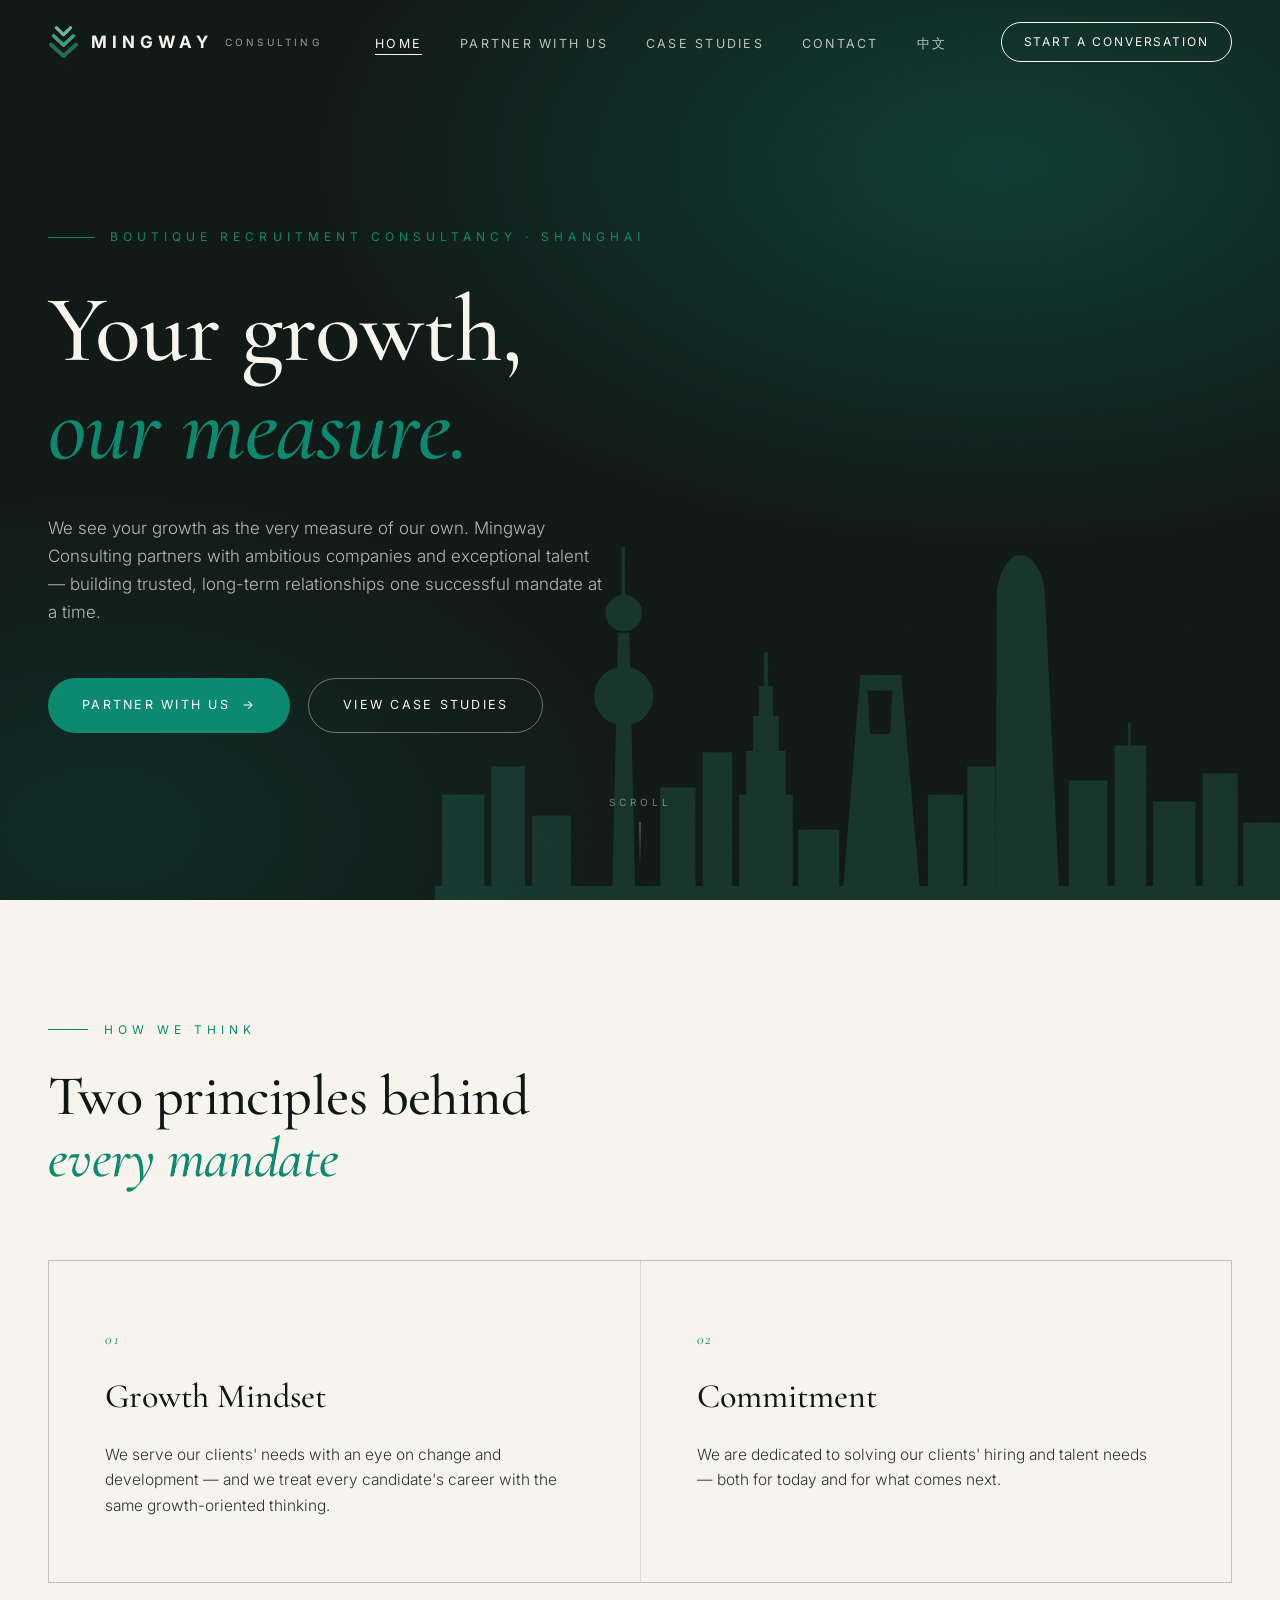
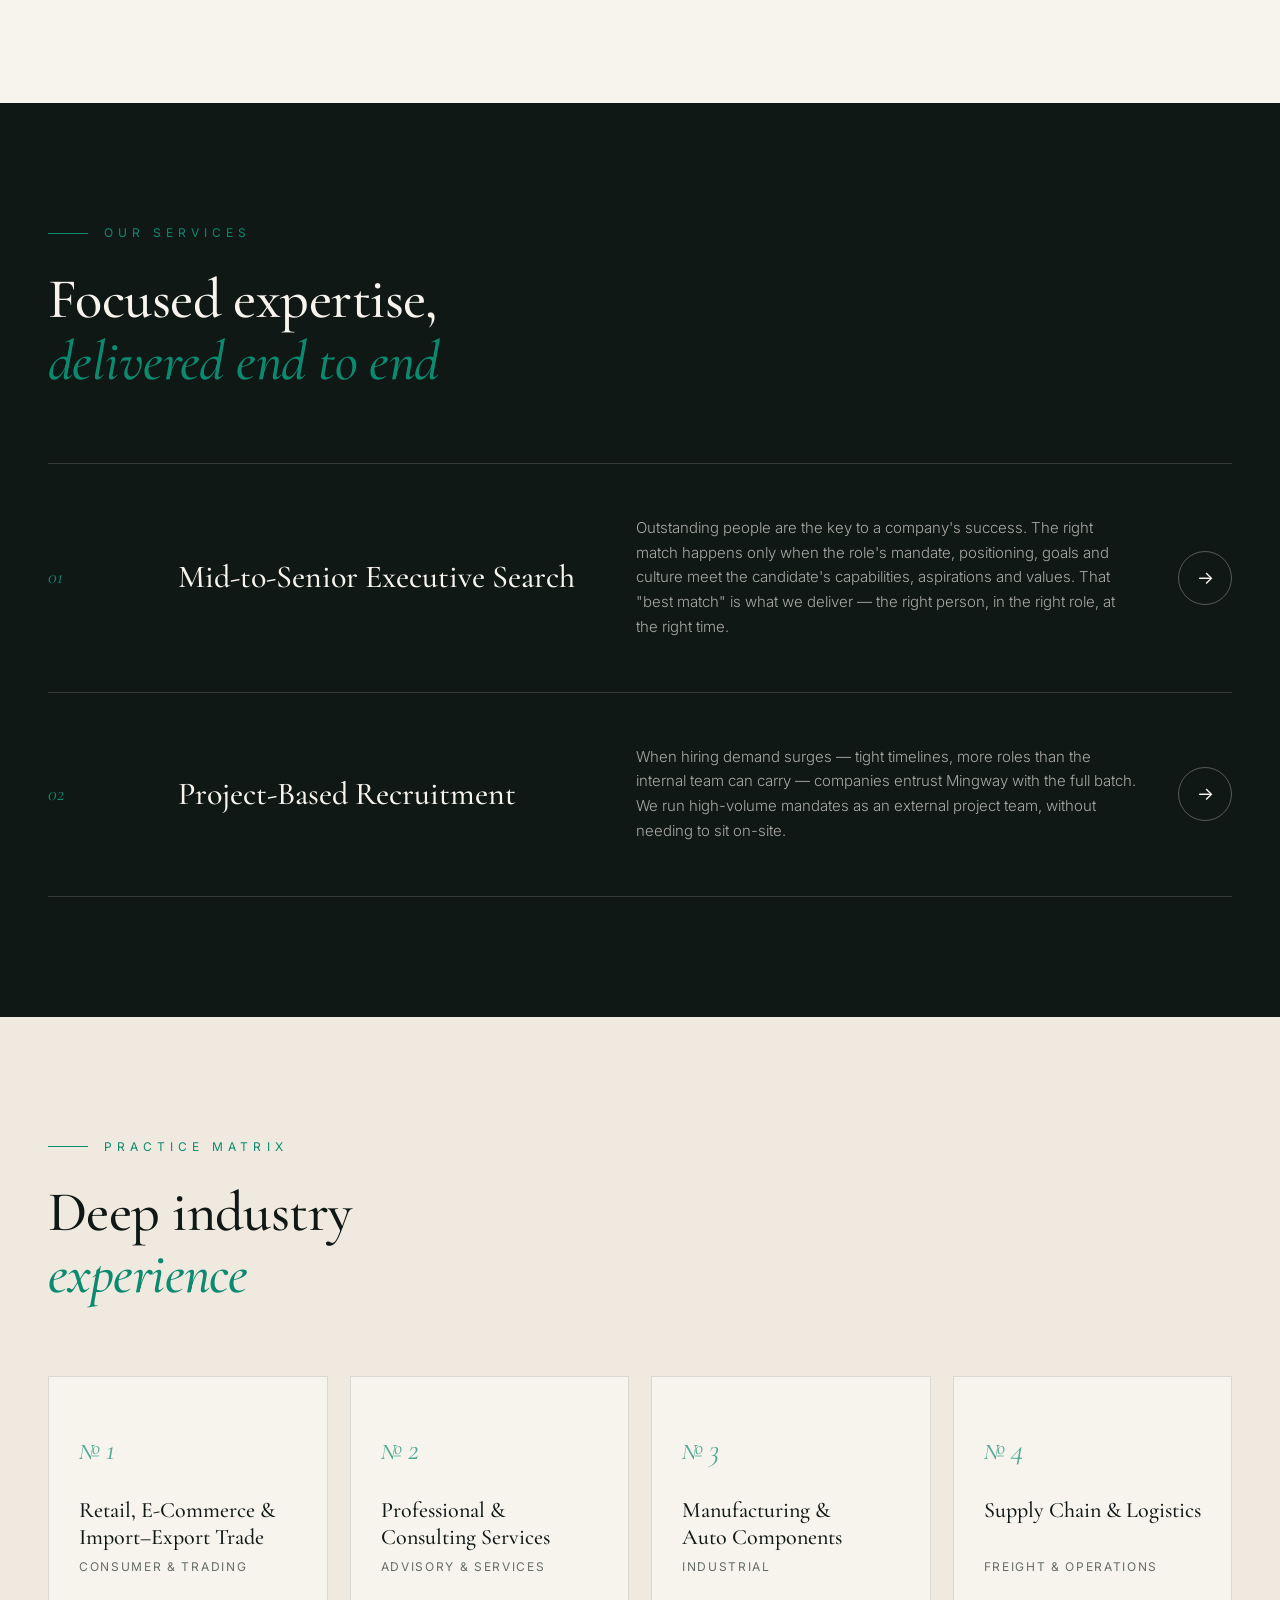
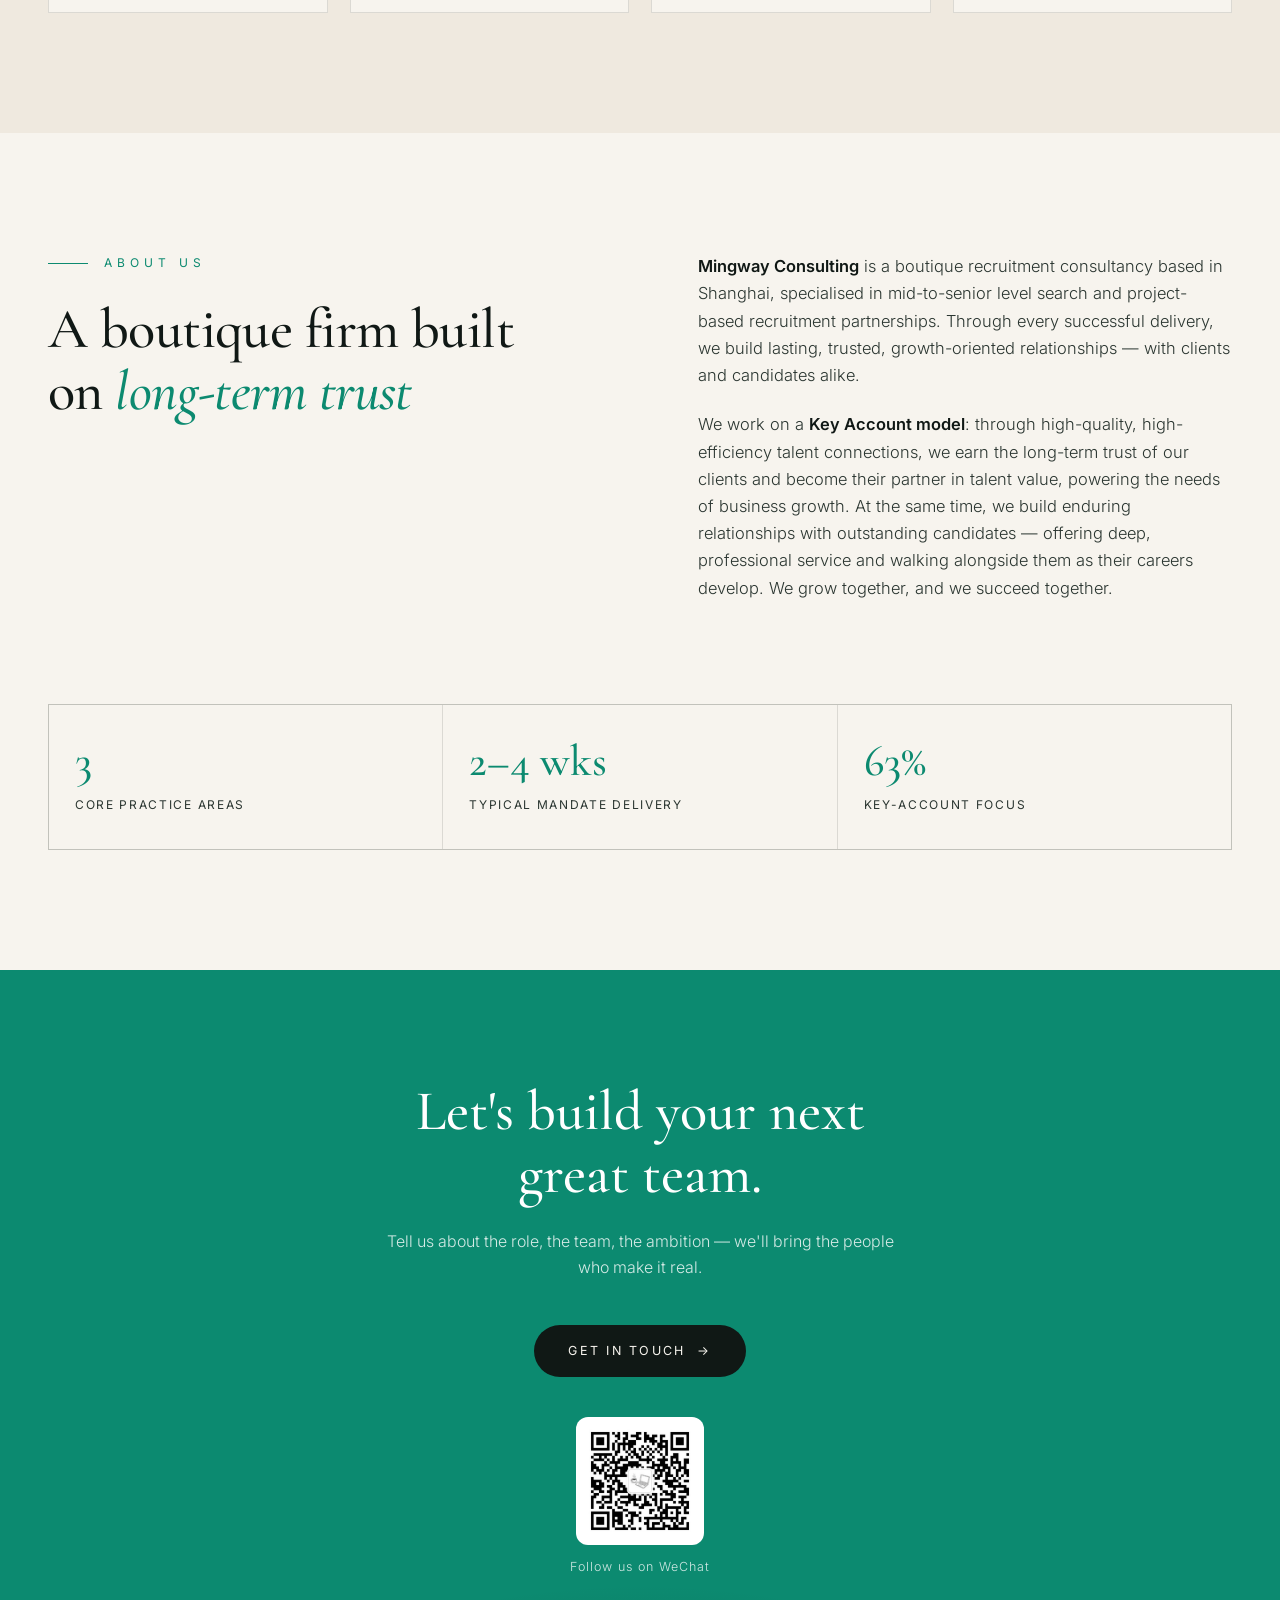
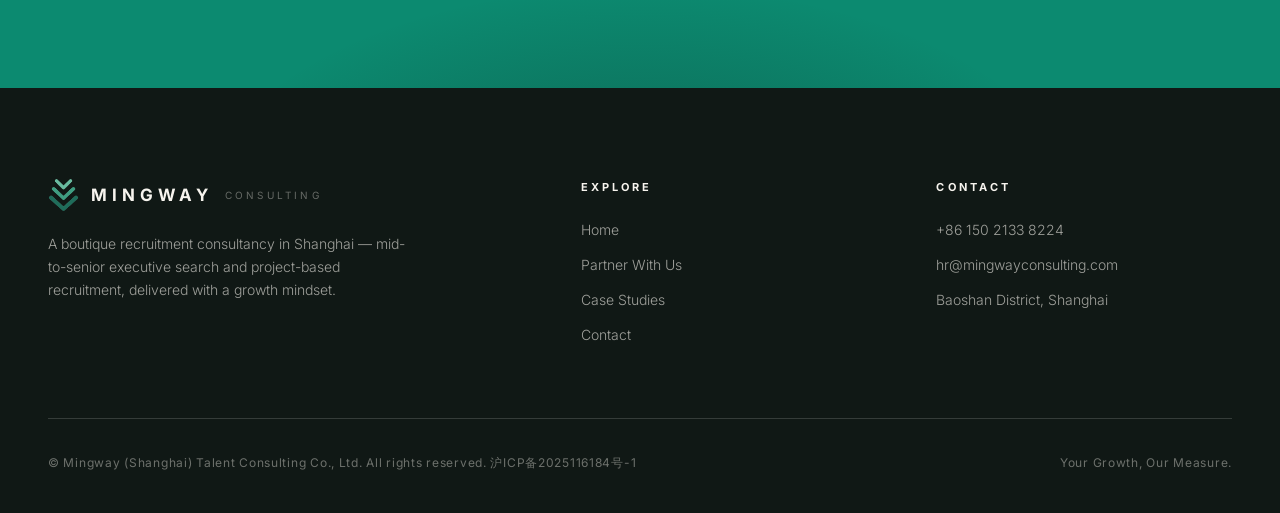
<file: index.html>
<!DOCTYPE html>
<html lang="en">
<head>
<meta charset="UTF-8">
<meta name="viewport" content="width=device-width, initial-scale=1.0">
<title>Mingway Consulting — Your Growth, Our Measure</title>
<meta name="description" content="Mingway Consulting is a boutique recruitment consultancy in Shanghai, specialised in mid-to-senior executive search and project-based recruitment partnerships.">
<link rel="preconnect" href="https://fonts.googleapis.com">
<link rel="preconnect" href="https://fonts.gstatic.com" crossorigin>
<link href="https://fonts.googleapis.com/css2?family=Cormorant+Garamond:ital,wght@0,400;0,500;0,600;1,400;1,500&family=Inter:wght@300;400;600;700&display=swap" rel="stylesheet">
<link rel="icon" type="image/png" sizes="32x32" href="assets/favicon-32.png">
<link rel="icon" type="image/png" sizes="64x64" href="assets/favicon-64.png">
<link rel="apple-touch-icon" href="assets/apple-touch-icon.png">
<link rel="stylesheet" href="styles.css">
</head>
<body>

<nav class="nav on-dark">
  <a class="brand" href="index.html">
    <img src="assets/logo-mark.png" alt="Mingway logo">
    <span class="name">MINGWAY</span>
    <span class="sub">Consulting</span>
  </a>
  <ul class="nav-links">
    <li><a href="index.html" class="active">Home</a></li>
    <li><a href="partner.html">Partner With Us</a></li>
    <li><a href="cases.html">Case Studies</a></li>
    <li><a href="contact.html">Contact</a></li>
    <li><a href="zh/index.html" hreflang="zh">中文</a></li>
  </ul>
  <a class="nav-cta" href="contact.html">Start a Conversation</a>
  <button class="burger" aria-label="Menu"><span></span><span></span><span></span></button>
</nav>
<div class="mobile-menu">
  <a href="index.html">Home</a>
  <a href="partner.html">Partner With Us</a>
  <a href="cases.html">Case Studies</a>
  <a href="contact.html">Contact</a>
  <a href="zh/index.html" hreflang="zh">中文</a>
</div>

<header class="hero">
  <div class="grain"></div>
  <img class="hero-mark" src="assets/shanghai-skyline.svg" alt="" aria-hidden="true">
  <div class="hero-inner">
    <p class="kicker reveal">Boutique Recruitment Consultancy · Shanghai</p>
    <h1 class="reveal reveal-d1">Your growth,<br><em>our measure.</em></h1>
    <p class="lede reveal reveal-d2">We see your growth as the very measure of our own. Mingway Consulting partners with ambitious companies and exceptional talent — building trusted, long-term relationships one successful mandate at a time.</p>
    <div class="actions reveal reveal-d3">
      <a class="btn btn-solid" href="partner.html">Partner With Us <span class="arrow">→</span></a>
      <a class="btn btn-ghost" href="cases.html">View Case Studies</a>
    </div>
  </div>
  <div class="scroll-hint">Scroll</div>
</header>

<section class="section values">
  <div class="wrap">
    <p class="eyebrow reveal">How We Think</p>
    <h2 class="title reveal reveal-d1">Two principles behind <em>every mandate</em></h2>
    <div class="values-grid">
      <div class="value-card reveal">
        <span class="num">01</span>
        <h3>Growth Mindset</h3>
        <p>We serve our clients' needs with an eye on change and development — and we treat every candidate's career with the same growth-oriented thinking.</p>
      </div>
      <div class="value-card reveal reveal-d1">
        <span class="num">02</span>
        <h3>Commitment</h3>
        <p>We are dedicated to solving our clients' hiring and talent needs — both for today and for what comes next.</p>
      </div>
    </div>
  </div>
</section>

<section class="section services">
  <div class="wrap">
    <p class="eyebrow reveal">Our Services</p>
    <h2 class="title reveal reveal-d1">Focused expertise, <em>delivered end to end</em></h2>
    <div class="svc-list">
      <a class="svc-row reveal" href="partner.html">
        <span class="idx">01</span>
        <h3>Mid-to-Senior Executive Search</h3>
        <p>Outstanding people are the key to a company's success. The right match happens only when the role's mandate, positioning, goals and culture meet the candidate's capabilities, aspirations and values. That "best match" is what we deliver — the right person, in the right role, at the right time.</p>
        <span class="go">→</span>
      </a>
      <a class="svc-row reveal" href="partner.html">
        <span class="idx">02</span>
        <h3>Project-Based Recruitment</h3>
        <p>When hiring demand surges — tight timelines, more roles than the internal team can carry — companies entrust Mingway with the full batch. We run high-volume mandates as an external project team, without needing to sit on-site.</p>
        <span class="go">→</span>
      </a>
    </div>
  </div>
</section>

<section class="section matrix">
  <div class="wrap">
    <p class="eyebrow reveal">Practice Matrix</p>
    <h2 class="title reveal reveal-d1">Deep industry <em>experience</em></h2>
    <div class="matrix-grid">
      <div class="matrix-card reveal">
        <span class="glyph">№1</span>
        <div>
          <h3>Retail, E-Commerce &amp; Import–Export Trade</h3>
          <span>Consumer &amp; Trading</span>
        </div>
      </div>
      <div class="matrix-card reveal reveal-d1">
        <span class="glyph">№2</span>
        <div>
          <h3>Professional &amp; Consulting Services</h3>
          <span>Advisory &amp; Services</span>
        </div>
      </div>
      <div class="matrix-card reveal reveal-d2">
        <span class="glyph">№3</span>
        <div>
          <h3>Manufacturing &amp; Auto Components</h3>
          <span>Industrial</span>
        </div>
      </div>
      <div class="matrix-card reveal reveal-d3">
        <span class="glyph">№4</span>
        <div>
          <h3>Supply Chain &amp; Logistics</h3>
          <span>Freight &amp; Operations</span>
        </div>
      </div>
    </div>
  </div>
</section>

<section class="section about">
  <div class="wrap">
    <div class="about-grid">
      <div>
        <p class="eyebrow reveal">About Us</p>
        <h2 class="title reveal reveal-d1">A boutique firm built on <em>long-term trust</em></h2>
      </div>
      <div class="about-copy reveal reveal-d1">
        <p><strong>Mingway Consulting</strong> is a boutique recruitment consultancy based in Shanghai, specialised in mid-to-senior level search and project-based recruitment partnerships. Through every successful delivery, we build lasting, trusted, growth-oriented relationships — with clients and candidates alike.</p>
        <p>We work on a <strong>Key Account model</strong>: through high-quality, high-efficiency talent connections, we earn the long-term trust of our clients and become their partner in talent value, powering the needs of business growth. At the same time, we build enduring relationships with outstanding candidates — offering deep, professional service and walking alongside them as their careers develop. We grow together, and we succeed together.</p>
      </div>
    </div>
    <div class="stat-row reveal" style="margin-top: 80px;">
      <div class="stat">
        <div class="n"><span data-count="4">0</span></div>
        <div class="l">Core Practice Areas</div>
      </div>
      <div class="stat">
        <div class="n"><span data-count="3">0</span>–<span data-count="7">0</span> wks</div>
        <div class="l">Typical Mandate Delivery</div>
      </div>
      <div class="stat">
        <div class="n"><span data-count="100">0</span>%</div>
        <div class="l">Key-Account Focus</div>
      </div>
    </div>
  </div>
</section>

<section class="cta-band">
  <div class="wrap">
    <h2 class="reveal">Let's build your next great team.</h2>
    <p class="reveal reveal-d1">Tell us about the role, the team, the ambition — we'll bring the people who make it real.</p>
    <a class="btn reveal reveal-d2" href="contact.html">Get in Touch <span class="arrow">→</span></a>
    <div class="reveal reveal-d3">
      <img class="qr" src="assets/wechat-qr.jpg" alt="Mingway Consulting WeChat official account QR code">
      <p class="qr-note">Follow us on WeChat</p>
    </div>
  </div>
</section>

<footer class="footer">
  <div class="wrap">
    <div class="footer-top">
      <div>
        <a class="brand" href="index.html">
          <img src="assets/logo-mark.png" alt="Mingway logo">
          <span class="name">MINGWAY</span>
          <span class="sub">Consulting</span>
        </a>
        <p class="f-desc">A boutique recruitment consultancy in Shanghai — mid-to-senior executive search and project-based recruitment, delivered with a growth mindset.</p>
      </div>
      <div>
        <h4>Explore</h4>
        <ul>
          <li><a href="index.html">Home</a></li>
          <li><a href="partner.html">Partner With Us</a></li>
          <li><a href="cases.html">Case Studies</a></li>
          <li><a href="contact.html">Contact</a></li>
        </ul>
      </div>
      <div>
        <h4>Contact</h4>
        <ul>
          <li><a href="tel:+8615021338224">+86 150 2133 8224</a></li>
          <li><a href="mailto:hr@mingwayconsulting.com">hr@mingwayconsulting.com</a></li>
          <li>Baoshan District, Shanghai</li>
        </ul>
      </div>
    </div>
    <div class="footer-bottom">
      <span>© Mingway (Shanghai) Talent Consulting Co., Ltd. All rights reserved. <a href="https://beian.miit.gov.cn" target="_blank" rel="noopener">沪ICP备2025116184号-1</a></span>
      <span>Your Growth, Our Measure.</span>
    </div>
  </div>
</footer>

<script src="script.js"></script>
</body>
</html>
</file>
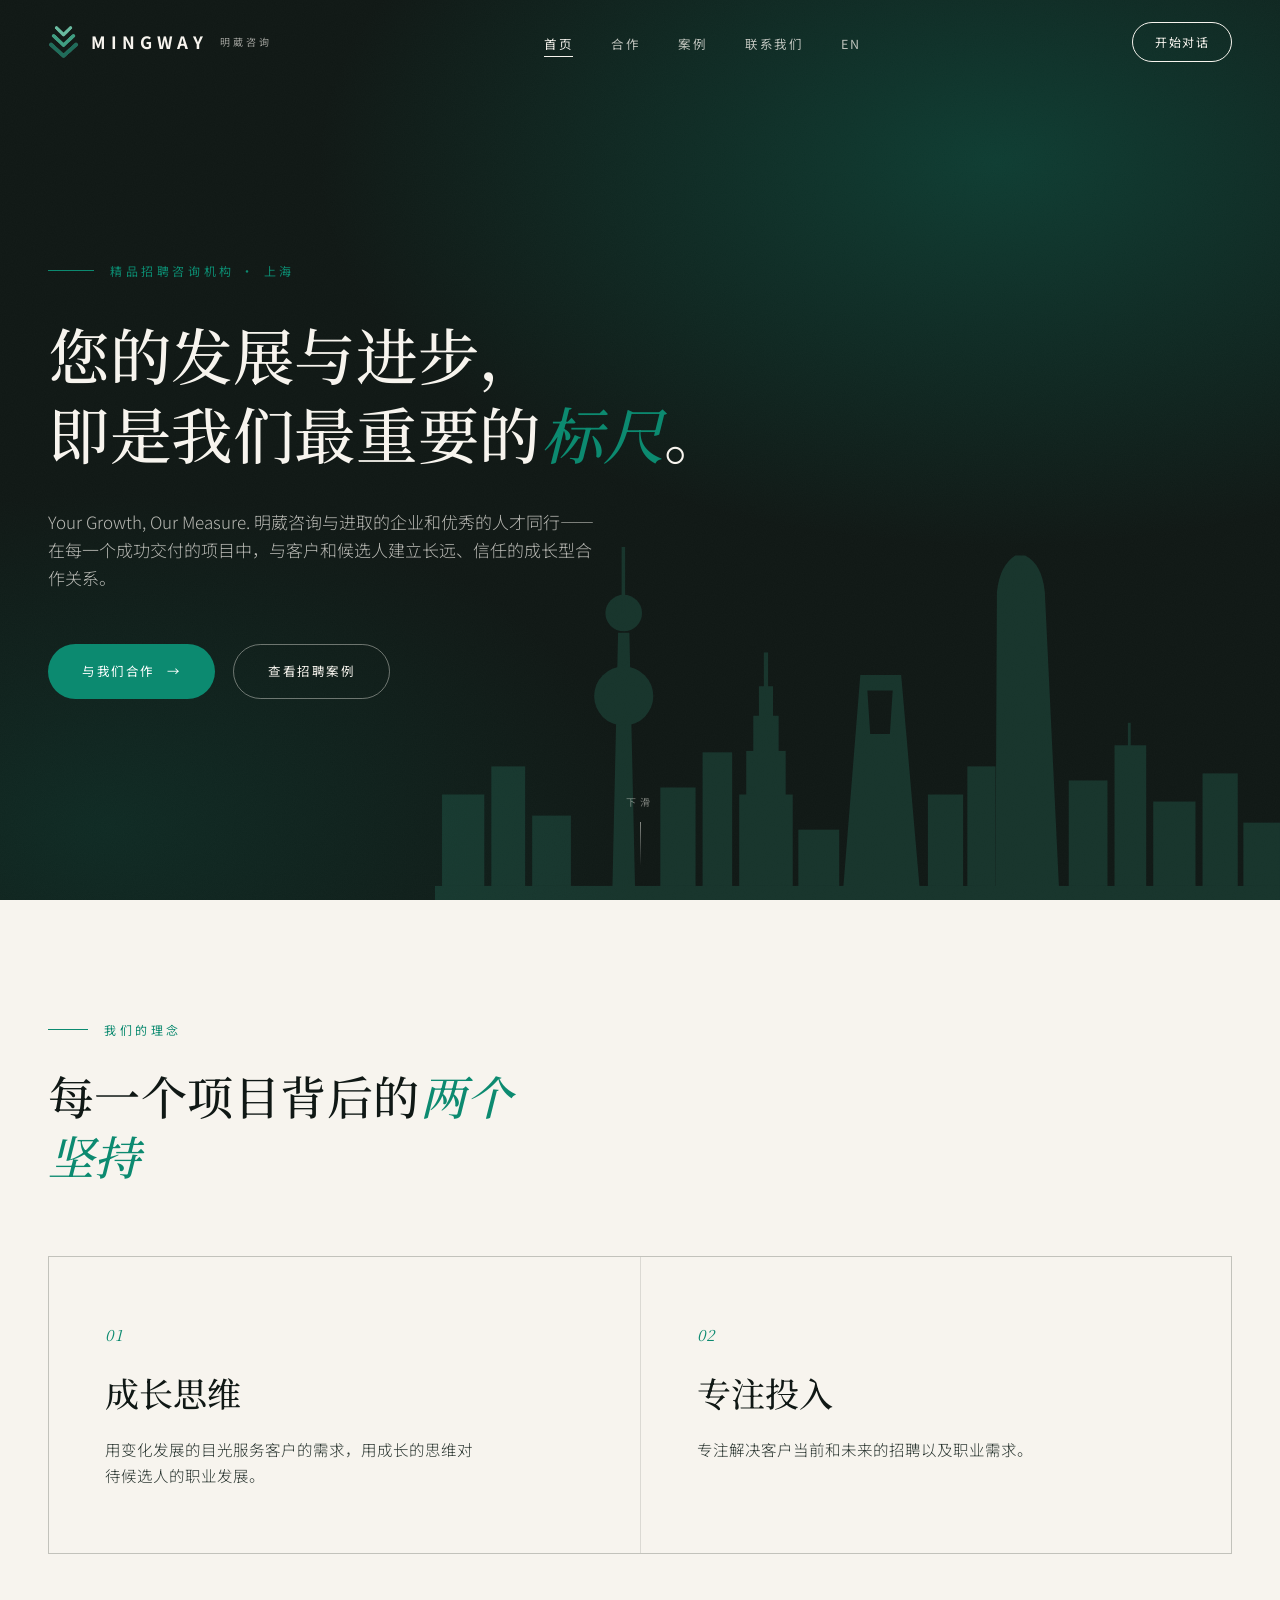
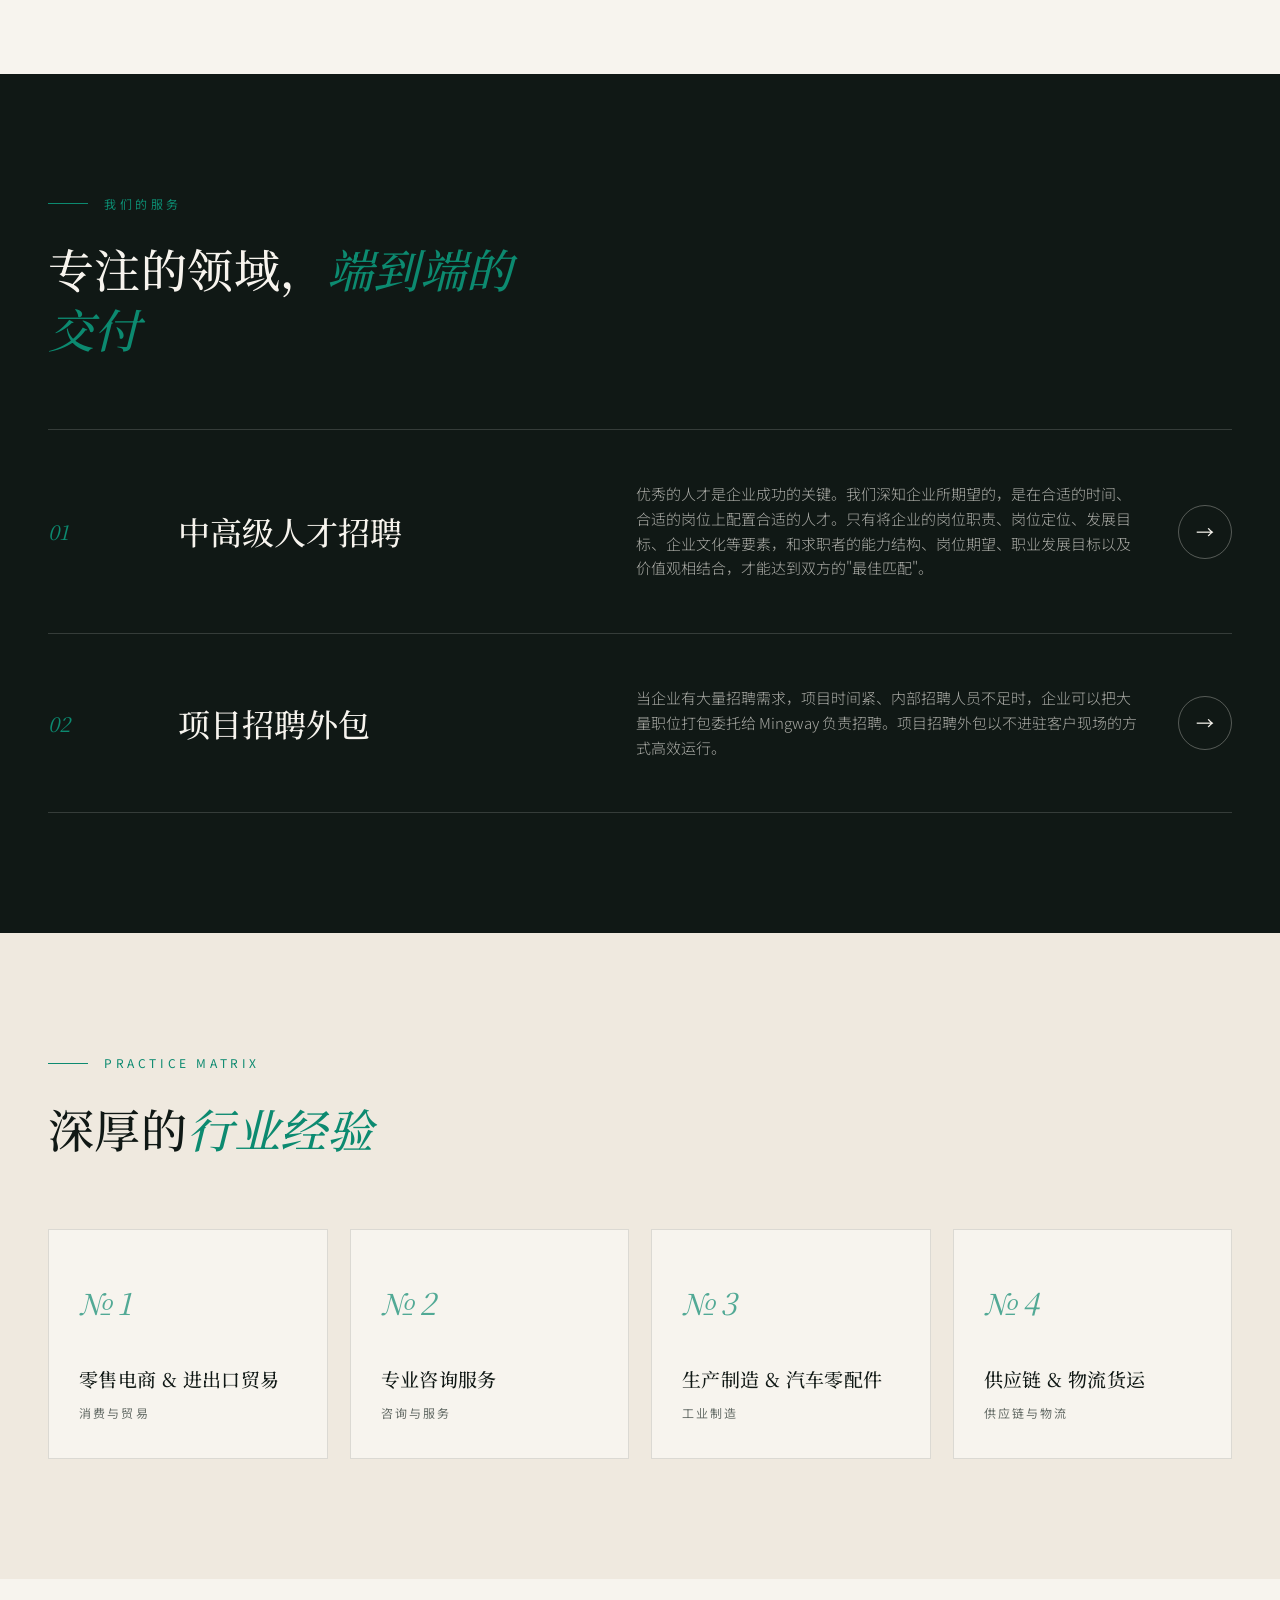
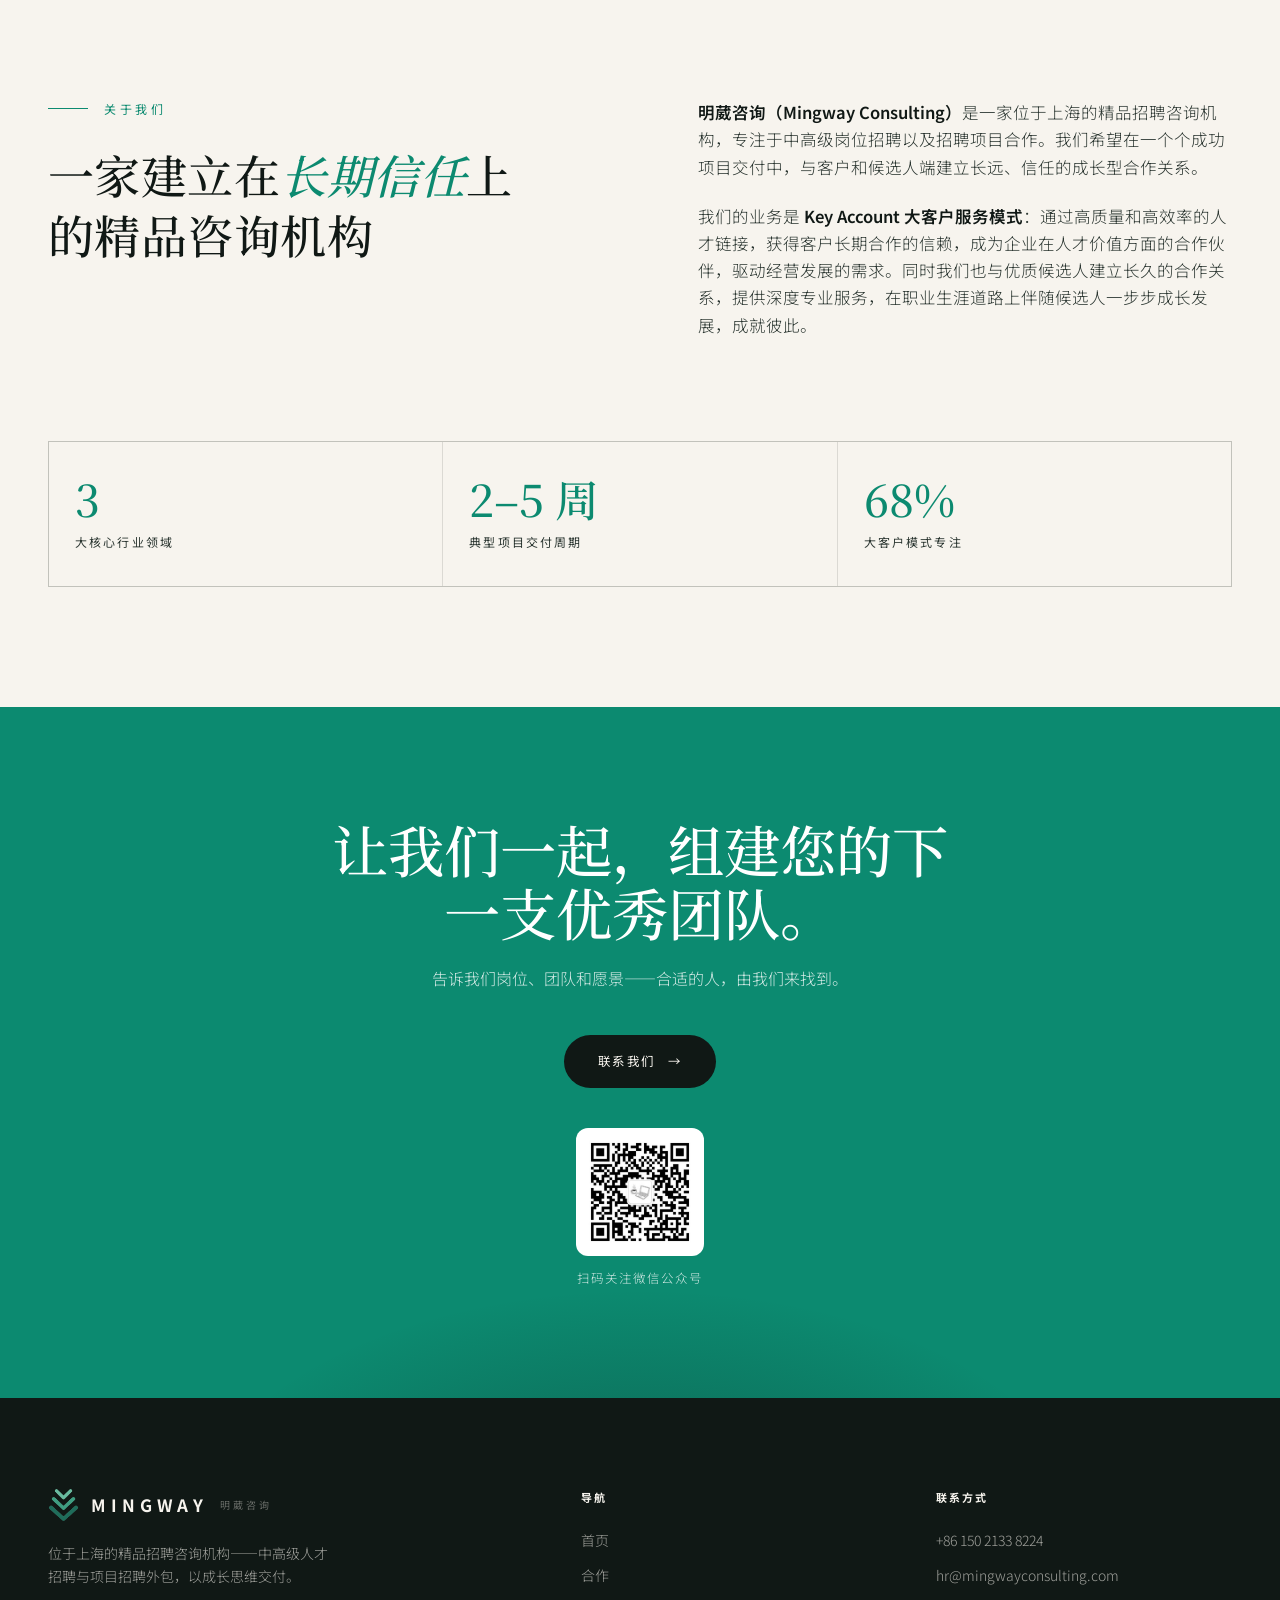
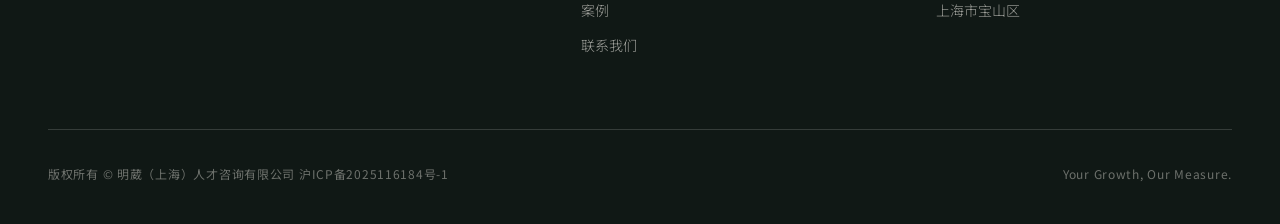
<file: zh/index.html>
<!DOCTYPE html>
<html lang="zh-CN">
<head>
<meta charset="UTF-8">
<meta name="viewport" content="width=device-width, initial-scale=1.0">
<title>明葳咨询 — 您的成长，我们的标尺</title>
<meta name="description" content="明葳咨询（Mingway Consulting）是一家位于上海的精品招聘咨询机构，专注于中高级岗位招聘以及招聘项目合作。">
<link rel="preconnect" href="https://fonts.googleapis.com">
<link rel="preconnect" href="https://fonts.gstatic.com" crossorigin>
<link href="https://fonts.googleapis.com/css2?family=Noto+Serif+SC:wght@400;500;600&family=Noto+Sans+SC:wght@300;400;600;700&display=swap" rel="stylesheet">
<link rel="icon" type="image/png" sizes="32x32" href="../assets/favicon-32.png">
<link rel="icon" type="image/png" sizes="64x64" href="../assets/favicon-64.png">
<link rel="apple-touch-icon" href="../assets/apple-touch-icon.png">
<link rel="stylesheet" href="../styles.css">
<link rel="stylesheet" href="zh.css">
</head>
<body>

<nav class="nav on-dark">
  <a class="brand" href="index.html">
    <img src="../assets/logo-mark.png" alt="明葳咨询 logo">
    <span class="name">MINGWAY</span>
    <span class="sub">明葳咨询</span>
  </a>
  <ul class="nav-links">
    <li><a href="index.html" class="active">首页</a></li>
    <li><a href="partner.html">合作</a></li>
    <li><a href="cases.html">案例</a></li>
    <li><a href="contact.html">联系我们</a></li>
    <li><a href="../index.html" hreflang="en">EN</a></li>
  </ul>
  <a class="nav-cta" href="contact.html">开始对话</a>
  <button class="burger" aria-label="菜单"><span></span><span></span><span></span></button>
</nav>
<div class="mobile-menu">
  <a href="index.html">首页</a>
  <a href="partner.html">合作</a>
  <a href="cases.html">案例</a>
  <a href="contact.html">联系我们</a>
  <a href="../index.html" hreflang="en">English</a>
</div>

<header class="hero">
  <div class="grain"></div>
  <img class="hero-mark" src="../assets/shanghai-skyline.svg" alt="" aria-hidden="true">
  <div class="hero-inner">
    <p class="kicker reveal">精品招聘咨询机构 · 上海</p>
    <h1 class="reveal reveal-d1">您的发展与进步，<br>即是我们最重要的<em>标尺</em>。</h1>
    <p class="lede reveal reveal-d2">Your Growth, Our Measure. 明葳咨询与进取的企业和优秀的人才同行——在每一个成功交付的项目中，与客户和候选人建立长远、信任的成长型合作关系。</p>
    <div class="actions reveal reveal-d3">
      <a class="btn btn-solid" href="partner.html">与我们合作 <span class="arrow">→</span></a>
      <a class="btn btn-ghost" href="cases.html">查看招聘案例</a>
    </div>
  </div>
  <div class="scroll-hint">下滑</div>
</header>

<section class="section values">
  <div class="wrap">
    <p class="eyebrow reveal">我们的理念</p>
    <h2 class="title reveal reveal-d1">每一个项目背后的<em>两个坚持</em></h2>
    <div class="values-grid">
      <div class="value-card reveal">
        <span class="num">01</span>
        <h3>成长思维</h3>
        <p>用变化发展的目光服务客户的需求，用成长的思维对待候选人的职业发展。</p>
      </div>
      <div class="value-card reveal reveal-d1">
        <span class="num">02</span>
        <h3>专注投入</h3>
        <p>专注解决客户当前和未来的招聘以及职业需求。</p>
      </div>
    </div>
  </div>
</section>

<section class="section services">
  <div class="wrap">
    <p class="eyebrow reveal">我们的服务</p>
    <h2 class="title reveal reveal-d1">专注的领域，<em>端到端的交付</em></h2>
    <div class="svc-list">
      <a class="svc-row reveal" href="partner.html">
        <span class="idx">01</span>
        <h3>中高级人才招聘</h3>
        <p>优秀的人才是企业成功的关键。我们深知企业所期望的，是在合适的时间、合适的岗位上配置合适的人才。只有将企业的岗位职责、岗位定位、发展目标、企业文化等要素，和求职者的能力结构、岗位期望、职业发展目标以及价值观相结合，才能达到双方的"最佳匹配"。</p>
        <span class="go">→</span>
      </a>
      <a class="svc-row reveal" href="partner.html">
        <span class="idx">02</span>
        <h3>项目招聘外包</h3>
        <p>当企业有大量招聘需求，项目时间紧、内部招聘人员不足时，企业可以把大量职位打包委托给 Mingway 负责招聘。项目招聘外包以不进驻客户现场的方式高效运行。</p>
        <span class="go">→</span>
      </a>
    </div>
  </div>
</section>

<section class="section matrix">
  <div class="wrap">
    <p class="eyebrow reveal">Practice Matrix</p>
    <h2 class="title reveal reveal-d1">深厚的<em>行业经验</em></h2>
    <div class="matrix-grid">
      <div class="matrix-card reveal">
        <span class="glyph">№1</span>
        <div>
          <h3>零售电商 &amp; 进出口贸易</h3>
          <span>消费与贸易</span>
        </div>
      </div>
      <div class="matrix-card reveal reveal-d1">
        <span class="glyph">№2</span>
        <div>
          <h3>专业咨询服务</h3>
          <span>咨询与服务</span>
        </div>
      </div>
      <div class="matrix-card reveal reveal-d2">
        <span class="glyph">№3</span>
        <div>
          <h3>生产制造 &amp; 汽车零配件</h3>
          <span>工业制造</span>
        </div>
      </div>
      <div class="matrix-card reveal reveal-d3">
        <span class="glyph">№4</span>
        <div>
          <h3>供应链 &amp; 物流货运</h3>
          <span>供应链与物流</span>
        </div>
      </div>
    </div>
  </div>
</section>

<section class="section about">
  <div class="wrap">
    <div class="about-grid">
      <div>
        <p class="eyebrow reveal">关于我们</p>
        <h2 class="title reveal reveal-d1">一家建立在<em>长期信任</em>上的精品咨询机构</h2>
      </div>
      <div class="about-copy reveal reveal-d1">
        <p><strong>明葳咨询（Mingway Consulting）</strong>是一家位于上海的精品招聘咨询机构，专注于中高级岗位招聘以及招聘项目合作。我们希望在一个个成功项目交付中，与客户和候选人端建立长远、信任的成长型合作关系。</p>
        <p>我们的业务是 <strong>Key Account 大客户服务模式</strong>：通过高质量和高效率的人才链接，获得客户长期合作的信赖，成为企业在人才价值方面的合作伙伴，驱动经营发展的需求。同时我们也与优质候选人建立长久的合作关系，提供深度专业服务，在职业生涯道路上伴随候选人一步步成长发展，成就彼此。</p>
      </div>
    </div>
    <div class="stat-row reveal" style="margin-top: 80px;">
      <div class="stat">
        <div class="n"><span data-count="4">0</span></div>
        <div class="l">大核心行业领域</div>
      </div>
      <div class="stat">
        <div class="n"><span data-count="3">0</span>–<span data-count="7">0</span> 周</div>
        <div class="l">典型项目交付周期</div>
      </div>
      <div class="stat">
        <div class="n"><span data-count="100">0</span>%</div>
        <div class="l">大客户模式专注</div>
      </div>
    </div>
  </div>
</section>

<section class="cta-band">
  <div class="wrap">
    <h2 class="reveal">让我们一起，组建您的下一支优秀团队。</h2>
    <p class="reveal reveal-d1">告诉我们岗位、团队和愿景——合适的人，由我们来找到。</p>
    <a class="btn reveal reveal-d2" href="contact.html">联系我们 <span class="arrow">→</span></a>
    <div class="reveal reveal-d3">
      <img class="qr" src="../assets/wechat-qr.jpg" alt="明葳咨询微信公众号二维码">
      <p class="qr-note">扫码关注微信公众号</p>
    </div>
  </div>
</section>

<footer class="footer">
  <div class="wrap">
    <div class="footer-top">
      <div>
        <a class="brand" href="index.html">
          <img src="../assets/logo-mark.png" alt="明葳咨询 logo">
          <span class="name">MINGWAY</span>
          <span class="sub">明葳咨询</span>
        </a>
        <p class="f-desc">位于上海的精品招聘咨询机构——中高级人才招聘与项目招聘外包，以成长思维交付。</p>
      </div>
      <div>
        <h4>导航</h4>
        <ul>
          <li><a href="index.html">首页</a></li>
          <li><a href="partner.html">合作</a></li>
          <li><a href="cases.html">案例</a></li>
          <li><a href="contact.html">联系我们</a></li>
        </ul>
      </div>
      <div>
        <h4>联系方式</h4>
        <ul>
          <li><a href="tel:+8615021338224">+86 150 2133 8224</a></li>
          <li><a href="mailto:hr@mingwayconsulting.com">hr@mingwayconsulting.com</a></li>
          <li>上海市宝山区</li>
        </ul>
      </div>
    </div>
    <div class="footer-bottom">
      <span>版权所有 © 明葳（上海）人才咨询有限公司 <a href="https://beian.miit.gov.cn" target="_blank" rel="noopener">沪ICP备2025116184号-1</a></span>
      <span>Your Growth, Our Measure.</span>
    </div>
  </div>
</footer>

<script src="../script.js"></script>
</body>
</html>
</file>
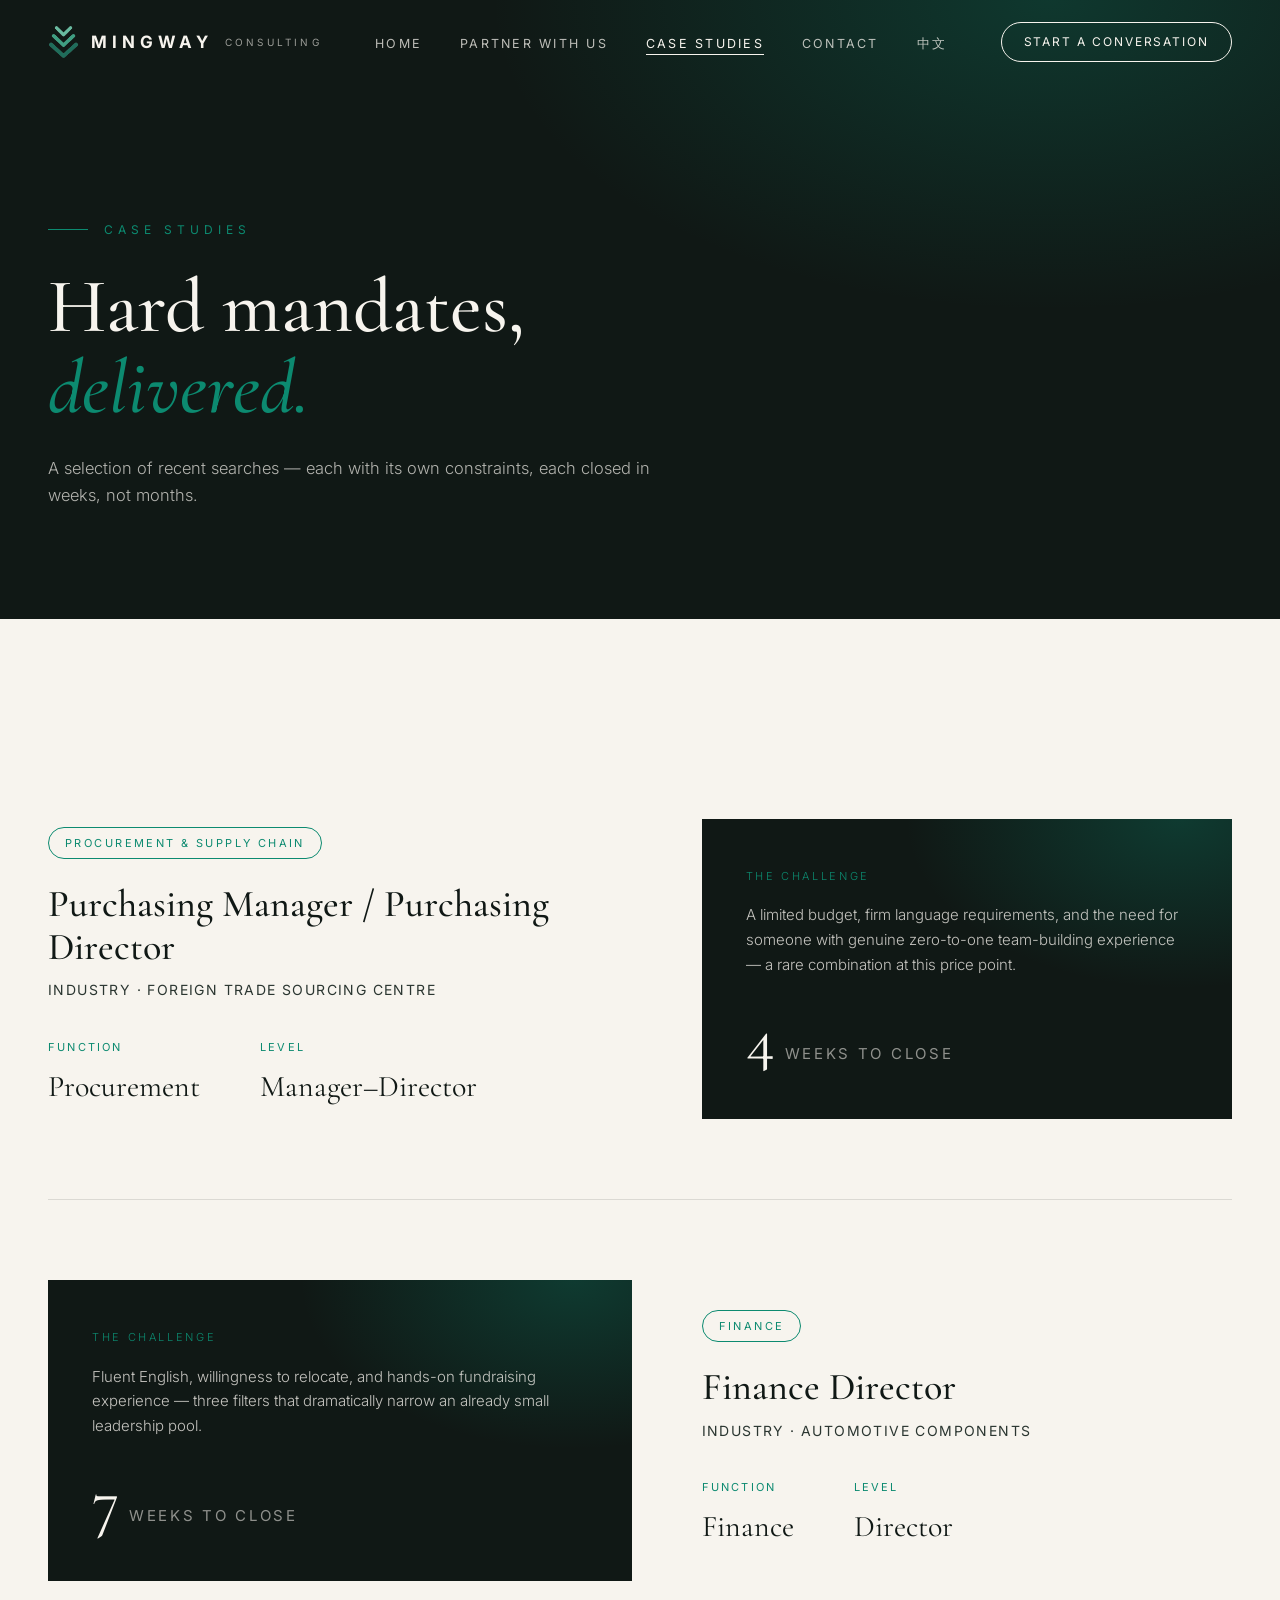
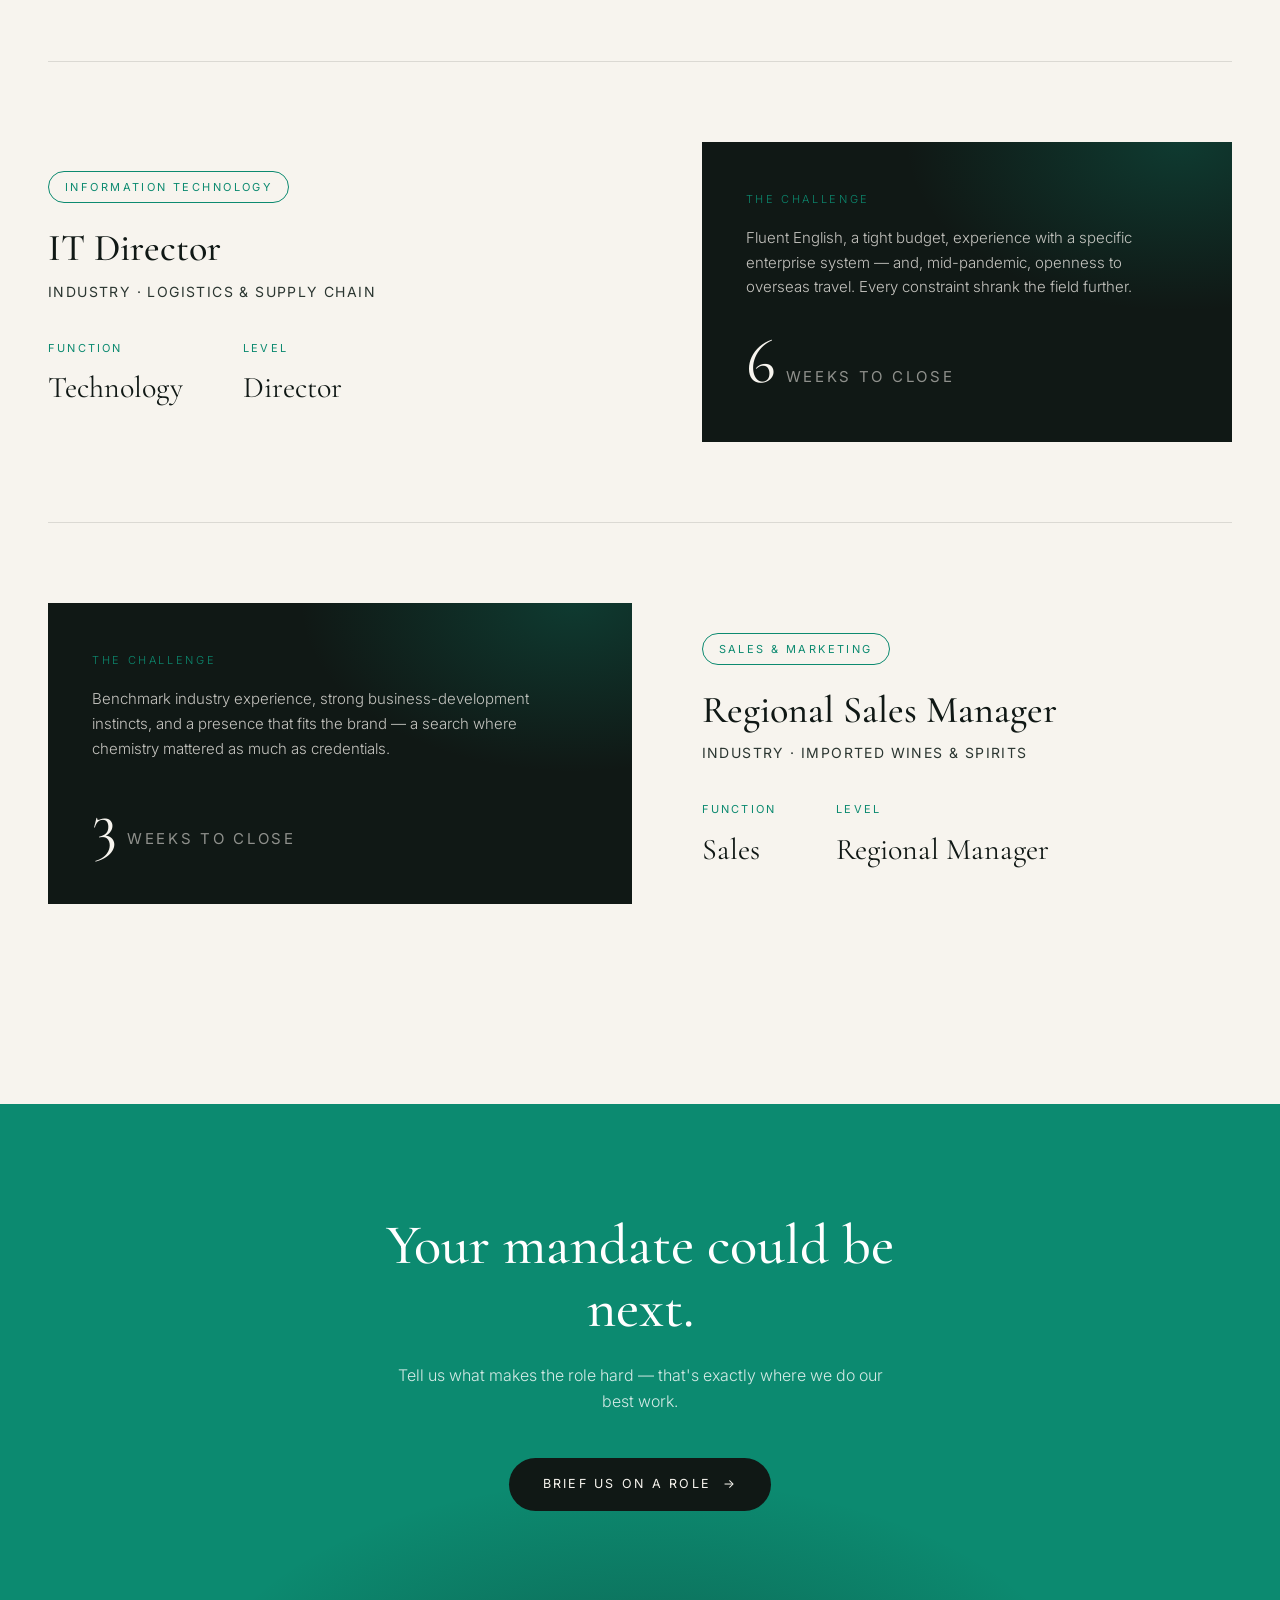
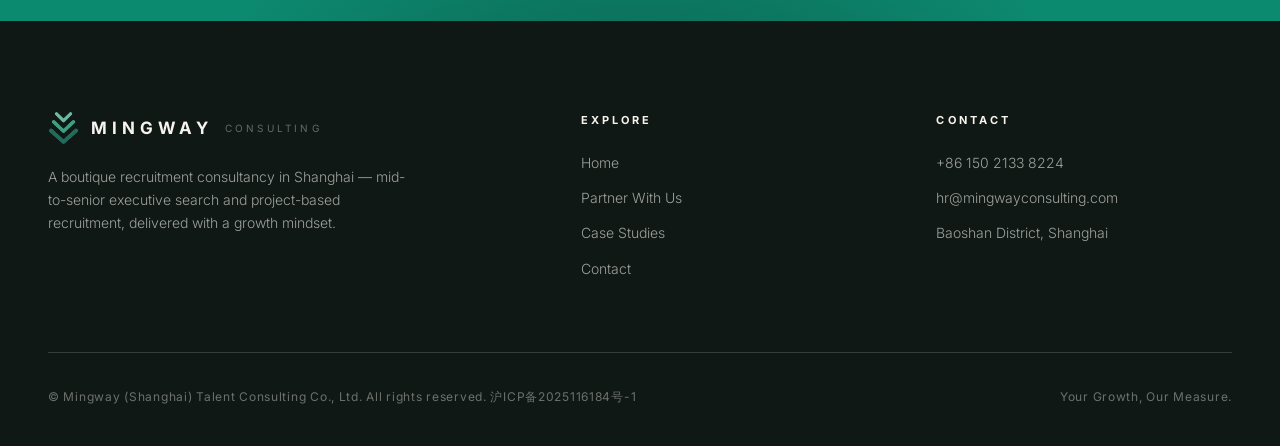
<file: cases.html>
<!DOCTYPE html>
<html lang="en">
<head>
<meta charset="UTF-8">
<meta name="viewport" content="width=device-width, initial-scale=1.0">
<title>Case Studies — Mingway Consulting</title>
<meta name="description" content="Selected recruitment mandates delivered by Mingway Consulting across procurement, finance, IT and sales.">
<link rel="preconnect" href="https://fonts.googleapis.com">
<link rel="preconnect" href="https://fonts.gstatic.com" crossorigin>
<link href="https://fonts.googleapis.com/css2?family=Cormorant+Garamond:ital,wght@0,400;0,500;0,600;1,400;1,500&family=Inter:wght@300;400;600;700&display=swap" rel="stylesheet">
<link rel="icon" type="image/png" sizes="32x32" href="assets/favicon-32.png">
<link rel="icon" type="image/png" sizes="64x64" href="assets/favicon-64.png">
<link rel="apple-touch-icon" href="assets/apple-touch-icon.png">
<link rel="stylesheet" href="styles.css">
</head>
<body>

<nav class="nav on-dark">
  <a class="brand" href="index.html">
    <img src="assets/logo-mark.png" alt="Mingway logo">
    <span class="name">MINGWAY</span>
    <span class="sub">Consulting</span>
  </a>
  <ul class="nav-links">
    <li><a href="index.html">Home</a></li>
    <li><a href="partner.html">Partner With Us</a></li>
    <li><a href="cases.html" class="active">Case Studies</a></li>
    <li><a href="contact.html">Contact</a></li>
    <li><a href="zh/cases.html" hreflang="zh">中文</a></li>
  </ul>
  <a class="nav-cta" href="contact.html">Start a Conversation</a>
  <button class="burger" aria-label="Menu"><span></span><span></span><span></span></button>
</nav>
<div class="mobile-menu">
  <a href="index.html">Home</a>
  <a href="partner.html">Partner With Us</a>
  <a href="cases.html">Case Studies</a>
  <a href="contact.html">Contact</a>
  <a href="zh/cases.html" hreflang="zh">中文</a>
</div>

<header class="page-hero">
  <div class="wrap">
    <p class="eyebrow reveal">Case Studies</p>
    <h1 class="reveal reveal-d1">Hard mandates, <em>delivered.</em></h1>
    <p class="lede-p reveal reveal-d2">A selection of recent searches — each with its own constraints, each closed in weeks, not months.</p>
  </div>
</header>

<section class="section cases-list">
  <div class="wrap">

    <div class="case reveal">
      <div class="case-info">
        <span class="case-tag">Procurement &amp; Supply Chain</span>
        <h3>Purchasing Manager / Purchasing Director</h3>
        <p class="role">Industry · Foreign Trade Sourcing Centre</p>
        <div class="case-meta">
          <div class="m">
            <div class="k">Function</div>
            <div class="v">Procurement</div>
          </div>
          <div class="m">
            <div class="k">Level</div>
            <div class="v">Manager–Director</div>
          </div>
        </div>
      </div>
      <div class="case-panel">
        <p class="k">The Challenge</p>
        <p>A limited budget, firm language requirements, and the need for someone with genuine zero-to-one team-building experience — a rare combination at this price point.</p>
        <div class="weeks">4<small>weeks to close</small></div>
      </div>
    </div>

    <div class="case reveal">
      <div class="case-info">
        <span class="case-tag">Finance</span>
        <h3>Finance Director</h3>
        <p class="role">Industry · Automotive Components</p>
        <div class="case-meta">
          <div class="m">
            <div class="k">Function</div>
            <div class="v">Finance</div>
          </div>
          <div class="m">
            <div class="k">Level</div>
            <div class="v">Director</div>
          </div>
        </div>
      </div>
      <div class="case-panel">
        <p class="k">The Challenge</p>
        <p>Fluent English, willingness to relocate, and hands-on fundraising experience — three filters that dramatically narrow an already small leadership pool.</p>
        <div class="weeks">7<small>weeks to close</small></div>
      </div>
    </div>

    <div class="case reveal">
      <div class="case-info">
        <span class="case-tag">Information Technology</span>
        <h3>IT Director</h3>
        <p class="role">Industry · Logistics &amp; Supply Chain</p>
        <div class="case-meta">
          <div class="m">
            <div class="k">Function</div>
            <div class="v">Technology</div>
          </div>
          <div class="m">
            <div class="k">Level</div>
            <div class="v">Director</div>
          </div>
        </div>
      </div>
      <div class="case-panel">
        <p class="k">The Challenge</p>
        <p>Fluent English, a tight budget, experience with a specific enterprise system — and, mid-pandemic, openness to overseas travel. Every constraint shrank the field further.</p>
        <div class="weeks">6<small>weeks to close</small></div>
      </div>
    </div>

    <div class="case reveal">
      <div class="case-info">
        <span class="case-tag">Sales &amp; Marketing</span>
        <h3>Regional Sales Manager</h3>
        <p class="role">Industry · Imported Wines &amp; Spirits</p>
        <div class="case-meta">
          <div class="m">
            <div class="k">Function</div>
            <div class="v">Sales</div>
          </div>
          <div class="m">
            <div class="k">Level</div>
            <div class="v">Regional Manager</div>
          </div>
        </div>
      </div>
      <div class="case-panel">
        <p class="k">The Challenge</p>
        <p>Benchmark industry experience, strong business-development instincts, and a presence that fits the brand — a search where chemistry mattered as much as credentials.</p>
        <div class="weeks">3<small>weeks to close</small></div>
      </div>
    </div>

  </div>
</section>

<section class="cta-band">
  <div class="wrap">
    <h2 class="reveal">Your mandate could be next.</h2>
    <p class="reveal reveal-d1">Tell us what makes the role hard — that's exactly where we do our best work.</p>
    <a class="btn reveal reveal-d2" href="contact.html">Brief Us on a Role <span class="arrow">→</span></a>
  </div>
</section>

<footer class="footer">
  <div class="wrap">
    <div class="footer-top">
      <div>
        <a class="brand" href="index.html">
          <img src="assets/logo-mark.png" alt="Mingway logo">
          <span class="name">MINGWAY</span>
          <span class="sub">Consulting</span>
        </a>
        <p class="f-desc">A boutique recruitment consultancy in Shanghai — mid-to-senior executive search and project-based recruitment, delivered with a growth mindset.</p>
      </div>
      <div>
        <h4>Explore</h4>
        <ul>
          <li><a href="index.html">Home</a></li>
          <li><a href="partner.html">Partner With Us</a></li>
          <li><a href="cases.html">Case Studies</a></li>
          <li><a href="contact.html">Contact</a></li>
        </ul>
      </div>
      <div>
        <h4>Contact</h4>
        <ul>
          <li><a href="tel:+8615021338224">+86 150 2133 8224</a></li>
          <li><a href="mailto:hr@mingwayconsulting.com">hr@mingwayconsulting.com</a></li>
          <li>Baoshan District, Shanghai</li>
        </ul>
      </div>
    </div>
    <div class="footer-bottom">
      <span>© Mingway (Shanghai) Talent Consulting Co., Ltd. All rights reserved. <a href="https://beian.miit.gov.cn" target="_blank" rel="noopener">沪ICP备2025116184号-1</a></span>
      <span>Your Growth, Our Measure.</span>
    </div>
  </div>
</footer>

<script src="script.js"></script>
</body>
</html>
</file>
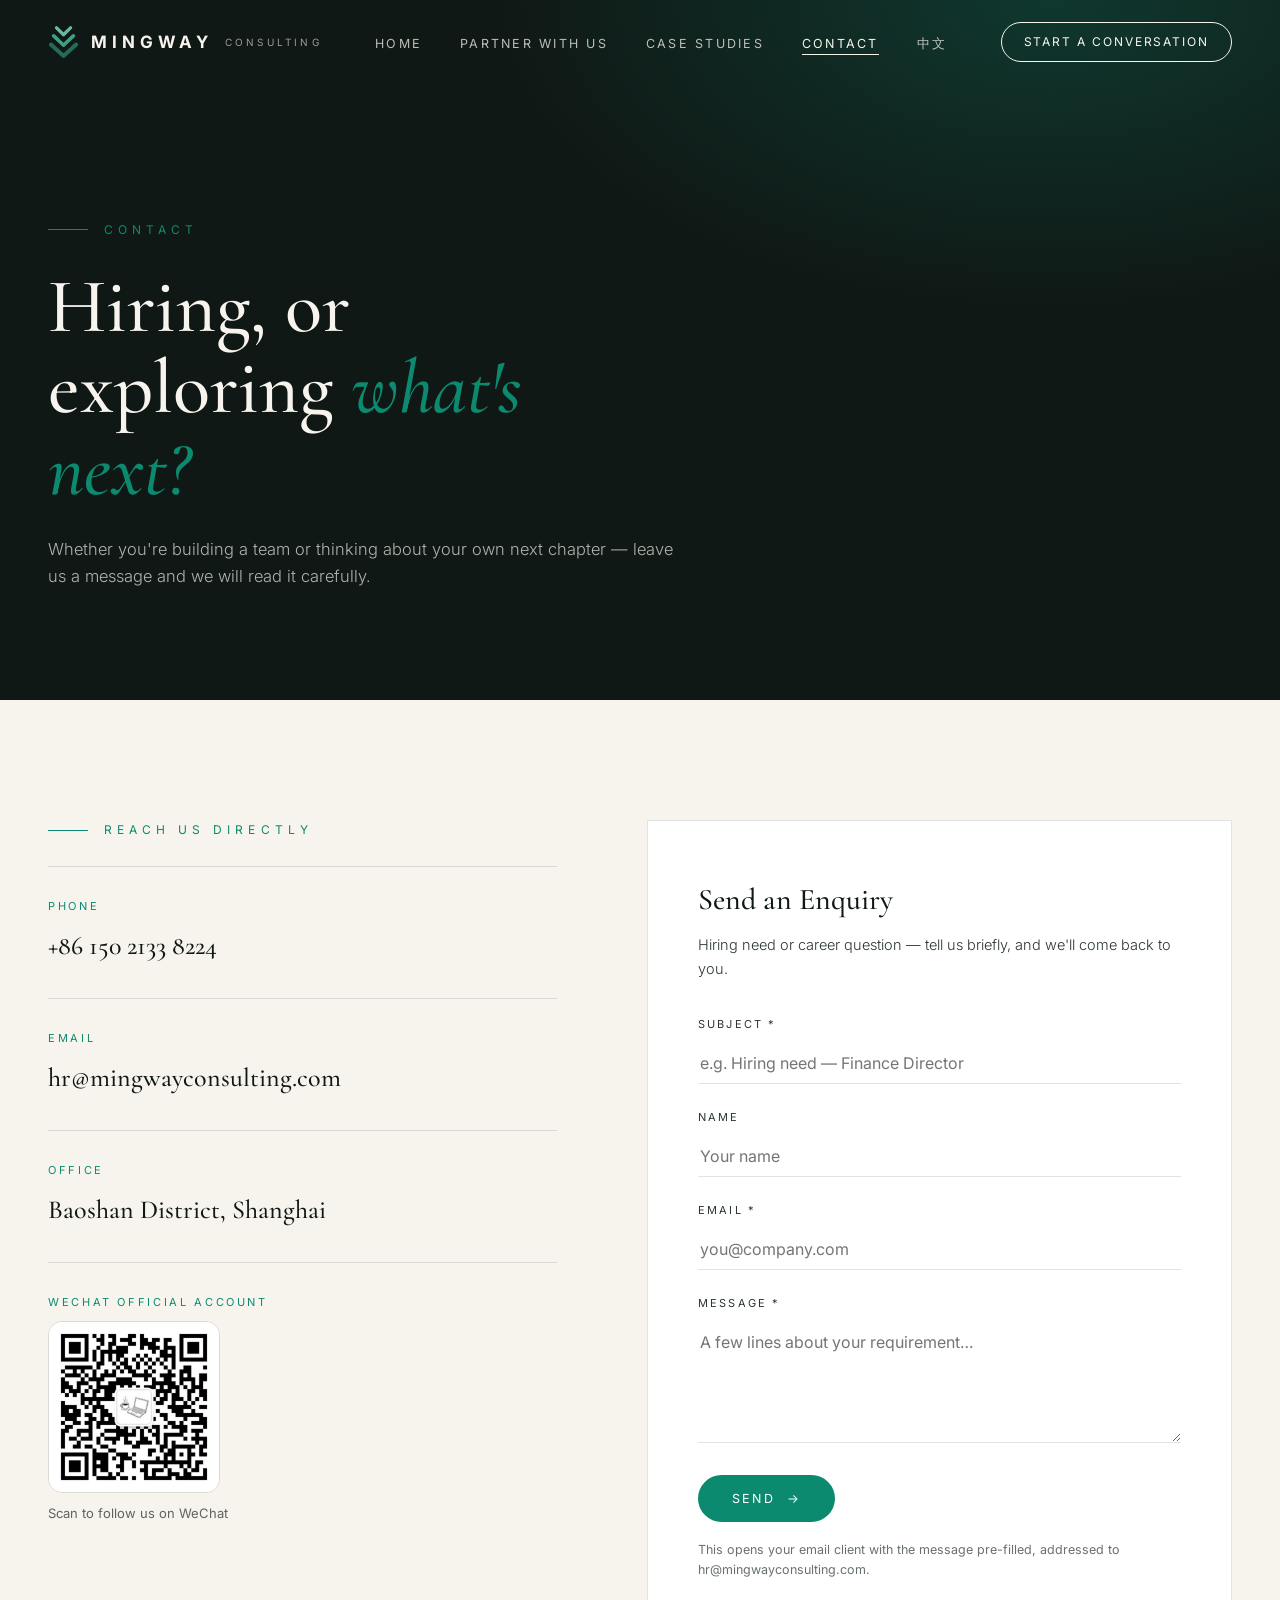
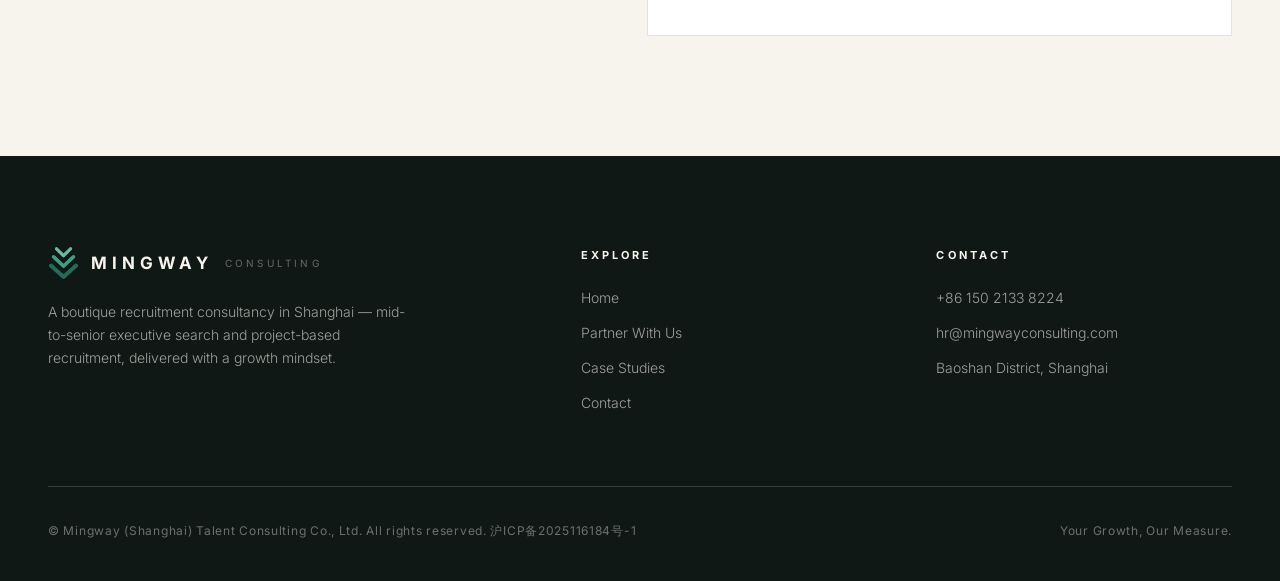
<file: contact.html>
<!DOCTYPE html>
<html lang="en">
<head>
<meta charset="UTF-8">
<meta name="viewport" content="width=device-width, initial-scale=1.0">
<title>Contact — Mingway Consulting</title>
<meta name="description" content="Get in touch with Mingway Consulting — for hiring mandates and career conversations.">
<link rel="preconnect" href="https://fonts.googleapis.com">
<link rel="preconnect" href="https://fonts.gstatic.com" crossorigin>
<link href="https://fonts.googleapis.com/css2?family=Cormorant+Garamond:ital,wght@0,400;0,500;0,600;1,400;1,500&family=Inter:wght@300;400;600;700&display=swap" rel="stylesheet">
<link rel="icon" type="image/png" sizes="32x32" href="assets/favicon-32.png">
<link rel="icon" type="image/png" sizes="64x64" href="assets/favicon-64.png">
<link rel="apple-touch-icon" href="assets/apple-touch-icon.png">
<link rel="stylesheet" href="styles.css">
</head>
<body>

<nav class="nav on-dark">
  <a class="brand" href="index.html">
    <img src="assets/logo-mark.png" alt="Mingway logo">
    <span class="name">MINGWAY</span>
    <span class="sub">Consulting</span>
  </a>
  <ul class="nav-links">
    <li><a href="index.html">Home</a></li>
    <li><a href="partner.html">Partner With Us</a></li>
    <li><a href="cases.html">Case Studies</a></li>
    <li><a href="contact.html" class="active">Contact</a></li>
    <li><a href="zh/contact.html" hreflang="zh">中文</a></li>
  </ul>
  <a class="nav-cta" href="contact.html">Start a Conversation</a>
  <button class="burger" aria-label="Menu"><span></span><span></span><span></span></button>
</nav>
<div class="mobile-menu">
  <a href="index.html">Home</a>
  <a href="partner.html">Partner With Us</a>
  <a href="cases.html">Case Studies</a>
  <a href="contact.html">Contact</a>
  <a href="zh/contact.html" hreflang="zh">中文</a>
</div>

<header class="page-hero">
  <div class="wrap">
    <p class="eyebrow reveal">Contact</p>
    <h1 class="reveal reveal-d1">Hiring, or exploring <em>what's next?</em></h1>
    <p class="lede-p reveal reveal-d2">Whether you're building a team or thinking about your own next chapter — leave us a message and we will read it carefully.</p>
  </div>
</header>

<section class="section">
  <div class="wrap">
    <div class="contact-grid">
      <div class="reveal">
        <p class="eyebrow">Reach Us Directly</p>
        <div class="c-item">
          <div class="k">Phone</div>
          <div class="v"><a href="tel:+8615021338224">+86 150 2133 8224</a></div>
        </div>
        <div class="c-item">
          <div class="k">Email</div>
          <div class="v"><a href="mailto:hr@mingwayconsulting.com">hr@mingwayconsulting.com</a></div>
        </div>
        <div class="c-item">
          <div class="k">Office</div>
          <div class="v">Baoshan District, Shanghai</div>
        </div>
        <div class="c-item">
          <div class="k">WeChat Official Account</div>
          <img class="qr" src="assets/wechat-qr.jpg" alt="Mingway Consulting WeChat official account QR code">
          <p class="qr-note">Scan to follow us on WeChat</p>
        </div>
      </div>

      <div class="form-card reveal reveal-d1">
        <h3>Send an Enquiry</h3>
        <p>Hiring need or career question — tell us briefly, and we'll come back to you.</p>
        <form id="enquiry-form">
          <div class="f-row">
            <label for="f-subject">Subject *</label>
            <input id="f-subject" type="text" required placeholder="e.g. Hiring need — Finance Director">
          </div>
          <div class="f-row">
            <label for="f-name">Name</label>
            <input id="f-name" type="text" placeholder="Your name">
          </div>
          <div class="f-row">
            <label for="f-email">Email *</label>
            <input id="f-email" type="email" required placeholder="you@company.com">
          </div>
          <div class="f-row">
            <label for="f-message">Message *</label>
            <textarea id="f-message" rows="5" required placeholder="A few lines about your requirement…"></textarea>
          </div>
          <button class="btn btn-solid" type="submit">Send <span class="arrow">→</span></button>
          <p class="form-note">This opens your email client with the message pre-filled, addressed to hr@mingwayconsulting.com.</p>
        </form>
      </div>
    </div>
  </div>
</section>

<footer class="footer">
  <div class="wrap">
    <div class="footer-top">
      <div>
        <a class="brand" href="index.html">
          <img src="assets/logo-mark.png" alt="Mingway logo">
          <span class="name">MINGWAY</span>
          <span class="sub">Consulting</span>
        </a>
        <p class="f-desc">A boutique recruitment consultancy in Shanghai — mid-to-senior executive search and project-based recruitment, delivered with a growth mindset.</p>
      </div>
      <div>
        <h4>Explore</h4>
        <ul>
          <li><a href="index.html">Home</a></li>
          <li><a href="partner.html">Partner With Us</a></li>
          <li><a href="cases.html">Case Studies</a></li>
          <li><a href="contact.html">Contact</a></li>
        </ul>
      </div>
      <div>
        <h4>Contact</h4>
        <ul>
          <li><a href="tel:+8615021338224">+86 150 2133 8224</a></li>
          <li><a href="mailto:hr@mingwayconsulting.com">hr@mingwayconsulting.com</a></li>
          <li>Baoshan District, Shanghai</li>
        </ul>
      </div>
    </div>
    <div class="footer-bottom">
      <span>© Mingway (Shanghai) Talent Consulting Co., Ltd. All rights reserved. <a href="https://beian.miit.gov.cn" target="_blank" rel="noopener">沪ICP备2025116184号-1</a></span>
      <span>Your Growth, Our Measure.</span>
    </div>
  </div>
</footer>

<script src="script.js"></script>
<script>
document.getElementById('enquiry-form').addEventListener('submit', function (e) {
  e.preventDefault();
  var subject = document.getElementById('f-subject').value.trim();
  var name = document.getElementById('f-name').value.trim();
  var email = document.getElementById('f-email').value.trim();
  var message = document.getElementById('f-message').value.trim();
  var body = message + '\n\n— ' + (name || 'Name not given') + ' (' + email + ')';
  window.location.href = 'mailto:hr@mingwayconsulting.com?subject=' +
    encodeURIComponent(subject) + '&body=' + encodeURIComponent(body);
});
</script>
</body>
</html>
</file>
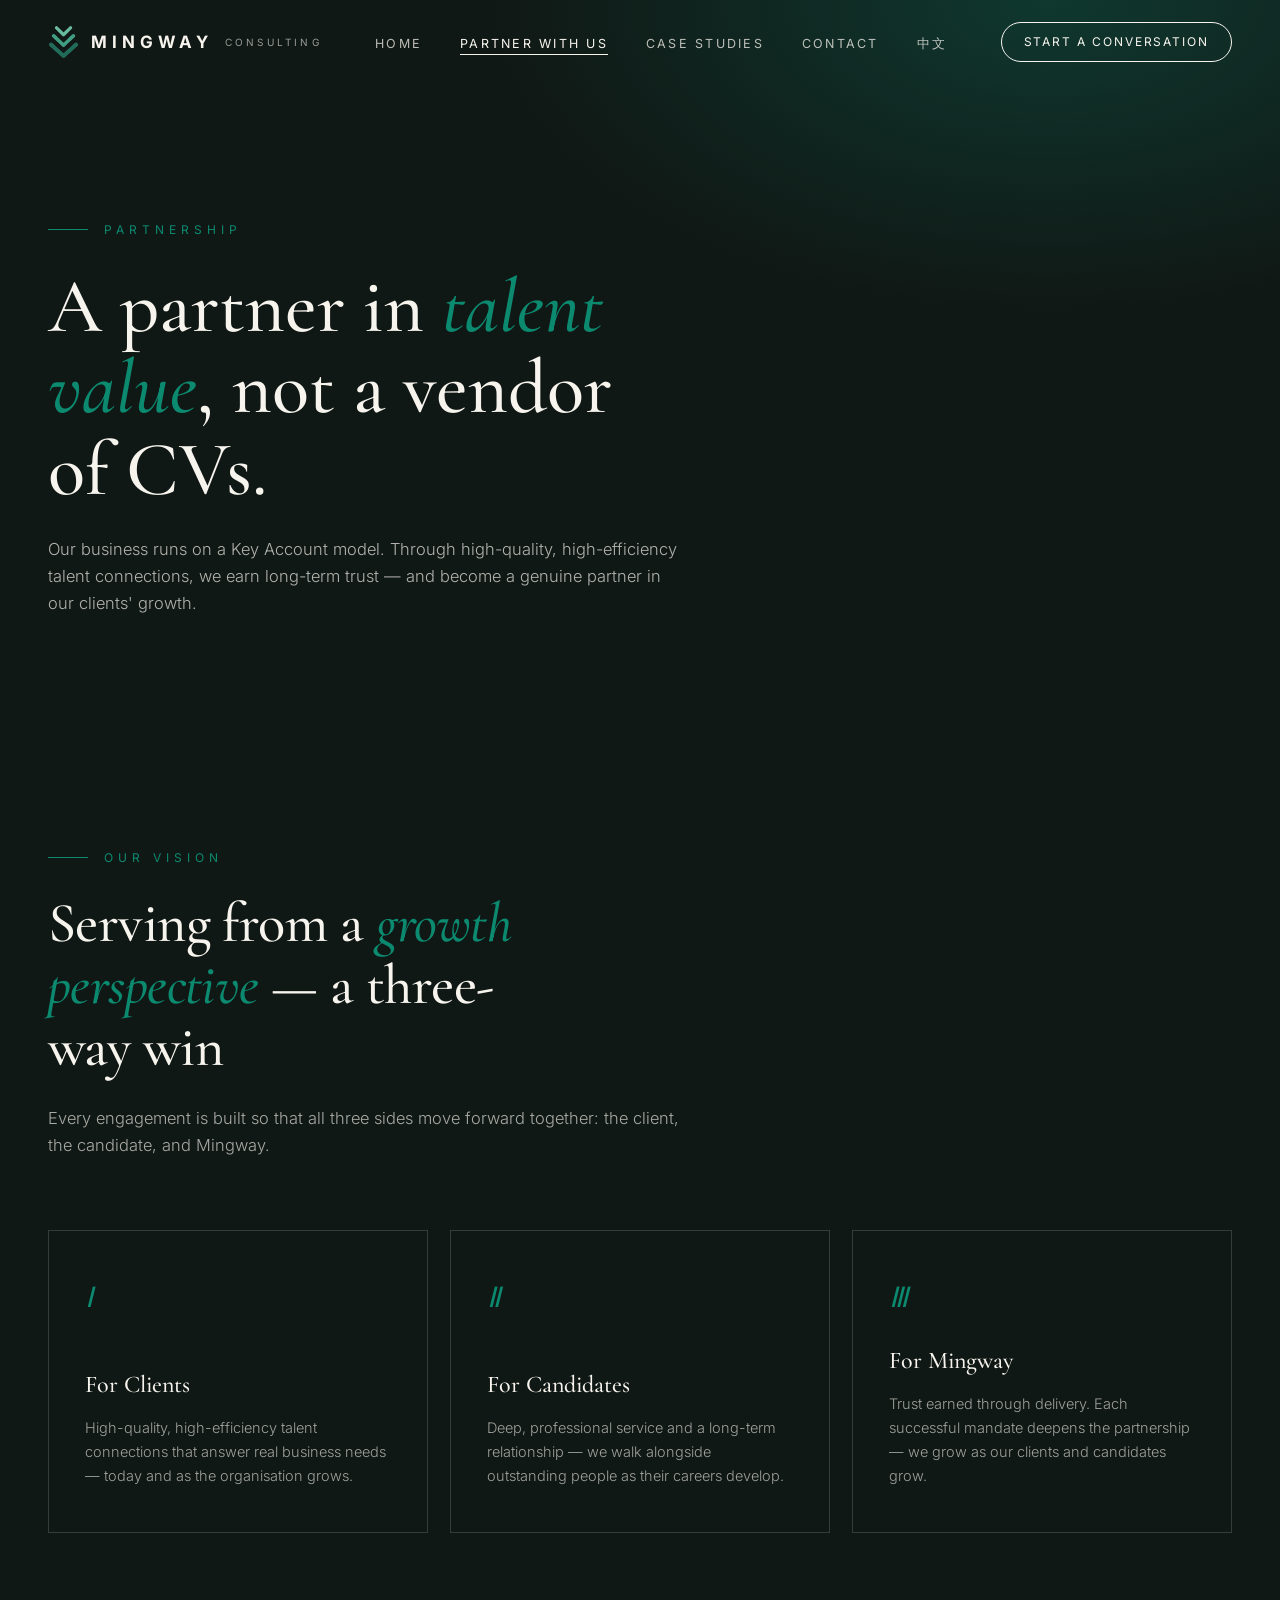
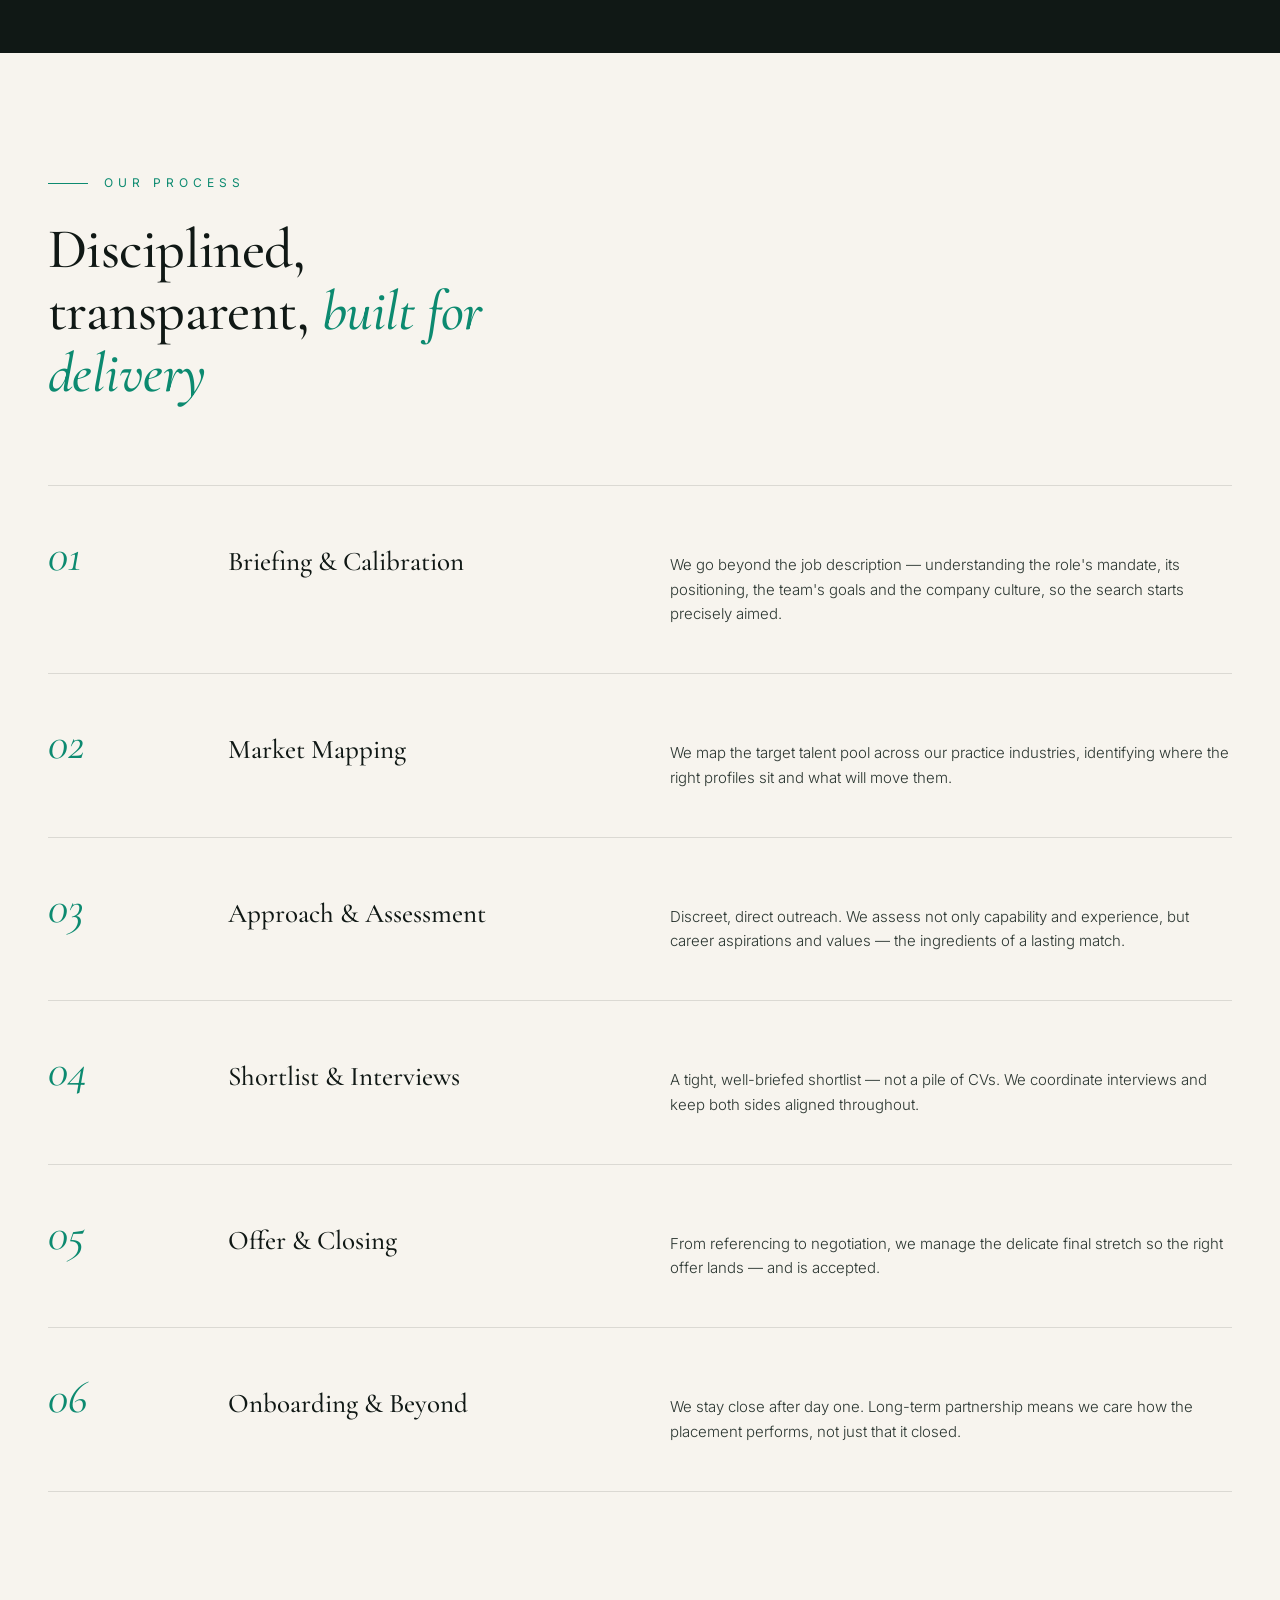
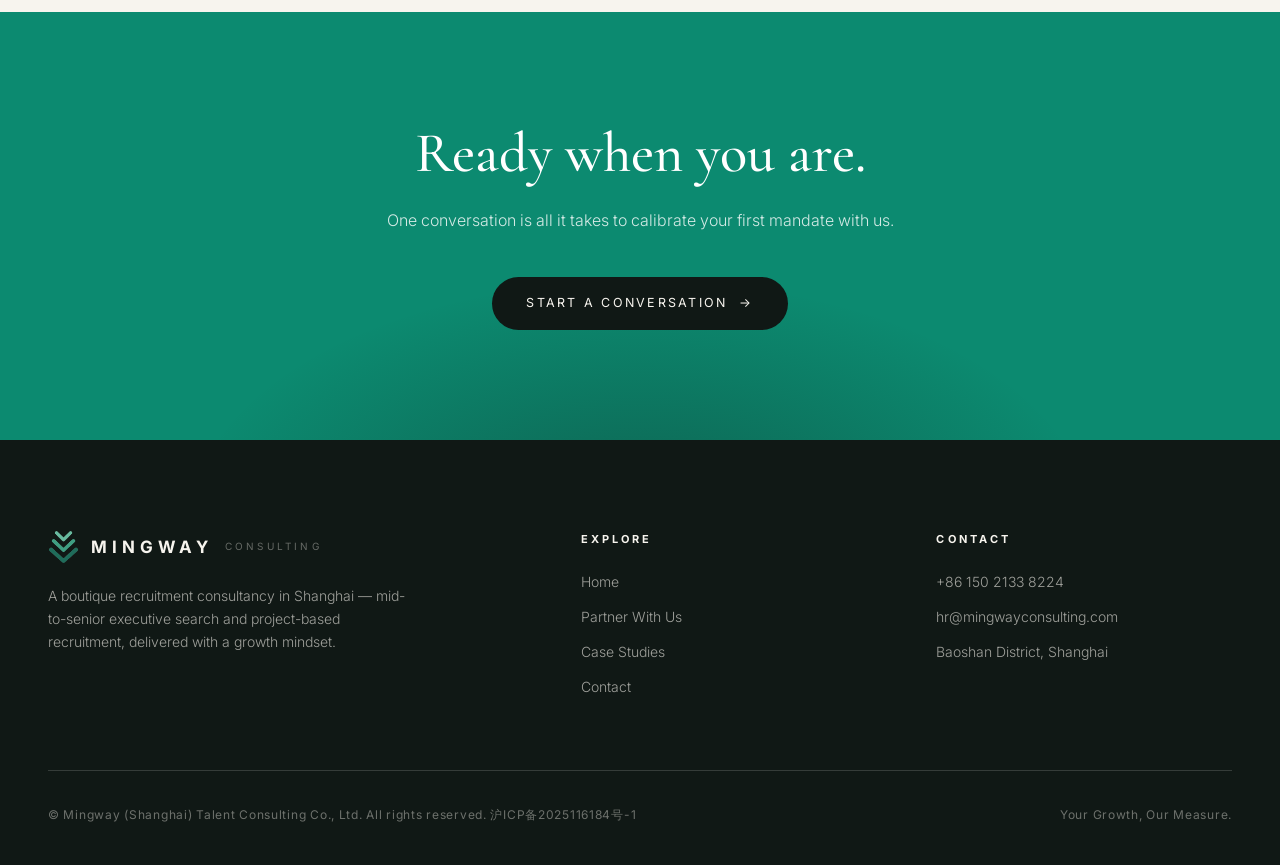
<file: partner.html>
<!DOCTYPE html>
<html lang="en">
<head>
<meta charset="UTF-8">
<meta name="viewport" content="width=device-width, initial-scale=1.0">
<title>Partner With Us — Mingway Consulting</title>
<meta name="description" content="How Mingway Consulting works: a Key Account partnership model, a disciplined search process, and a vision of three-way growth.">
<link rel="preconnect" href="https://fonts.googleapis.com">
<link rel="preconnect" href="https://fonts.gstatic.com" crossorigin>
<link href="https://fonts.googleapis.com/css2?family=Cormorant+Garamond:ital,wght@0,400;0,500;0,600;1,400;1,500&family=Inter:wght@300;400;600;700&display=swap" rel="stylesheet">
<link rel="icon" type="image/png" sizes="32x32" href="assets/favicon-32.png">
<link rel="icon" type="image/png" sizes="64x64" href="assets/favicon-64.png">
<link rel="apple-touch-icon" href="assets/apple-touch-icon.png">
<link rel="stylesheet" href="styles.css">
</head>
<body>

<nav class="nav on-dark">
  <a class="brand" href="index.html">
    <img src="assets/logo-mark.png" alt="Mingway logo">
    <span class="name">MINGWAY</span>
    <span class="sub">Consulting</span>
  </a>
  <ul class="nav-links">
    <li><a href="index.html">Home</a></li>
    <li><a href="partner.html" class="active">Partner With Us</a></li>
    <li><a href="cases.html">Case Studies</a></li>
    <li><a href="contact.html">Contact</a></li>
    <li><a href="zh/partner.html" hreflang="zh">中文</a></li>
  </ul>
  <a class="nav-cta" href="contact.html">Start a Conversation</a>
  <button class="burger" aria-label="Menu"><span></span><span></span><span></span></button>
</nav>
<div class="mobile-menu">
  <a href="index.html">Home</a>
  <a href="partner.html">Partner With Us</a>
  <a href="cases.html">Case Studies</a>
  <a href="contact.html">Contact</a>
  <a href="zh/partner.html" hreflang="zh">中文</a>
</div>

<header class="page-hero">
  <div class="wrap">
    <p class="eyebrow reveal">Partnership</p>
    <h1 class="reveal reveal-d1">A partner in <em>talent value</em>, not a vendor of CVs.</h1>
    <p class="lede-p reveal reveal-d2">Our business runs on a Key Account model. Through high-quality, high-efficiency talent connections, we earn long-term trust — and become a genuine partner in our clients' growth.</p>
  </div>
</header>

<section class="section model">
  <div class="wrap">
    <p class="eyebrow reveal">Our Vision</p>
    <h2 class="title reveal reveal-d1">Serving from a <em>growth perspective</em> — a three-way win</h2>
    <p class="lede-p reveal reveal-d2">Every engagement is built so that all three sides move forward together: the client, the candidate, and Mingway.</p>
    <div class="model-grid">
      <div class="model-card reveal">
        <span class="glyph">Ⅰ</span>
        <div>
          <h3>For Clients</h3>
          <p>High-quality, high-efficiency talent connections that answer real business needs — today and as the organisation grows.</p>
        </div>
      </div>
      <div class="model-card reveal reveal-d1">
        <span class="glyph">Ⅱ</span>
        <div>
          <h3>For Candidates</h3>
          <p>Deep, professional service and a long-term relationship — we walk alongside outstanding people as their careers develop.</p>
        </div>
      </div>
      <div class="model-card reveal reveal-d2">
        <span class="glyph">Ⅲ</span>
        <div>
          <h3>For Mingway</h3>
          <p>Trust earned through delivery. Each successful mandate deepens the partnership — we grow as our clients and candidates grow.</p>
        </div>
      </div>
    </div>
  </div>
</section>

<section class="section process">
  <div class="wrap">
    <p class="eyebrow reveal">Our Process</p>
    <h2 class="title reveal reveal-d1">Disciplined, transparent, <em>built for delivery</em></h2>
    <div class="steps">
      <div class="step reveal">
        <span class="no">01</span>
        <h3>Briefing &amp; Calibration</h3>
        <p>We go beyond the job description — understanding the role's mandate, its positioning, the team's goals and the company culture, so the search starts precisely aimed.</p>
      </div>
      <div class="step reveal">
        <span class="no">02</span>
        <h3>Market Mapping</h3>
        <p>We map the target talent pool across our practice industries, identifying where the right profiles sit and what will move them.</p>
      </div>
      <div class="step reveal">
        <span class="no">03</span>
        <h3>Approach &amp; Assessment</h3>
        <p>Discreet, direct outreach. We assess not only capability and experience, but career aspirations and values — the ingredients of a lasting match.</p>
      </div>
      <div class="step reveal">
        <span class="no">04</span>
        <h3>Shortlist &amp; Interviews</h3>
        <p>A tight, well-briefed shortlist — not a pile of CVs. We coordinate interviews and keep both sides aligned throughout.</p>
      </div>
      <div class="step reveal">
        <span class="no">05</span>
        <h3>Offer &amp; Closing</h3>
        <p>From referencing to negotiation, we manage the delicate final stretch so the right offer lands — and is accepted.</p>
      </div>
      <div class="step reveal">
        <span class="no">06</span>
        <h3>Onboarding &amp; Beyond</h3>
        <p>We stay close after day one. Long-term partnership means we care how the placement performs, not just that it closed.</p>
      </div>
    </div>
  </div>
</section>

<section class="cta-band">
  <div class="wrap">
    <h2 class="reveal">Ready when you are.</h2>
    <p class="reveal reveal-d1">One conversation is all it takes to calibrate your first mandate with us.</p>
    <a class="btn reveal reveal-d2" href="contact.html">Start a Conversation <span class="arrow">→</span></a>
  </div>
</section>

<footer class="footer">
  <div class="wrap">
    <div class="footer-top">
      <div>
        <a class="brand" href="index.html">
          <img src="assets/logo-mark.png" alt="Mingway logo">
          <span class="name">MINGWAY</span>
          <span class="sub">Consulting</span>
        </a>
        <p class="f-desc">A boutique recruitment consultancy in Shanghai — mid-to-senior executive search and project-based recruitment, delivered with a growth mindset.</p>
      </div>
      <div>
        <h4>Explore</h4>
        <ul>
          <li><a href="index.html">Home</a></li>
          <li><a href="partner.html">Partner With Us</a></li>
          <li><a href="cases.html">Case Studies</a></li>
          <li><a href="contact.html">Contact</a></li>
        </ul>
      </div>
      <div>
        <h4>Contact</h4>
        <ul>
          <li><a href="tel:+8615021338224">+86 150 2133 8224</a></li>
          <li><a href="mailto:hr@mingwayconsulting.com">hr@mingwayconsulting.com</a></li>
          <li>Baoshan District, Shanghai</li>
        </ul>
      </div>
    </div>
    <div class="footer-bottom">
      <span>© Mingway (Shanghai) Talent Consulting Co., Ltd. All rights reserved. <a href="https://beian.miit.gov.cn" target="_blank" rel="noopener">沪ICP备2025116184号-1</a></span>
      <span>Your Growth, Our Measure.</span>
    </div>
  </div>
</footer>

<script src="script.js"></script>
</body>
</html>
</file>
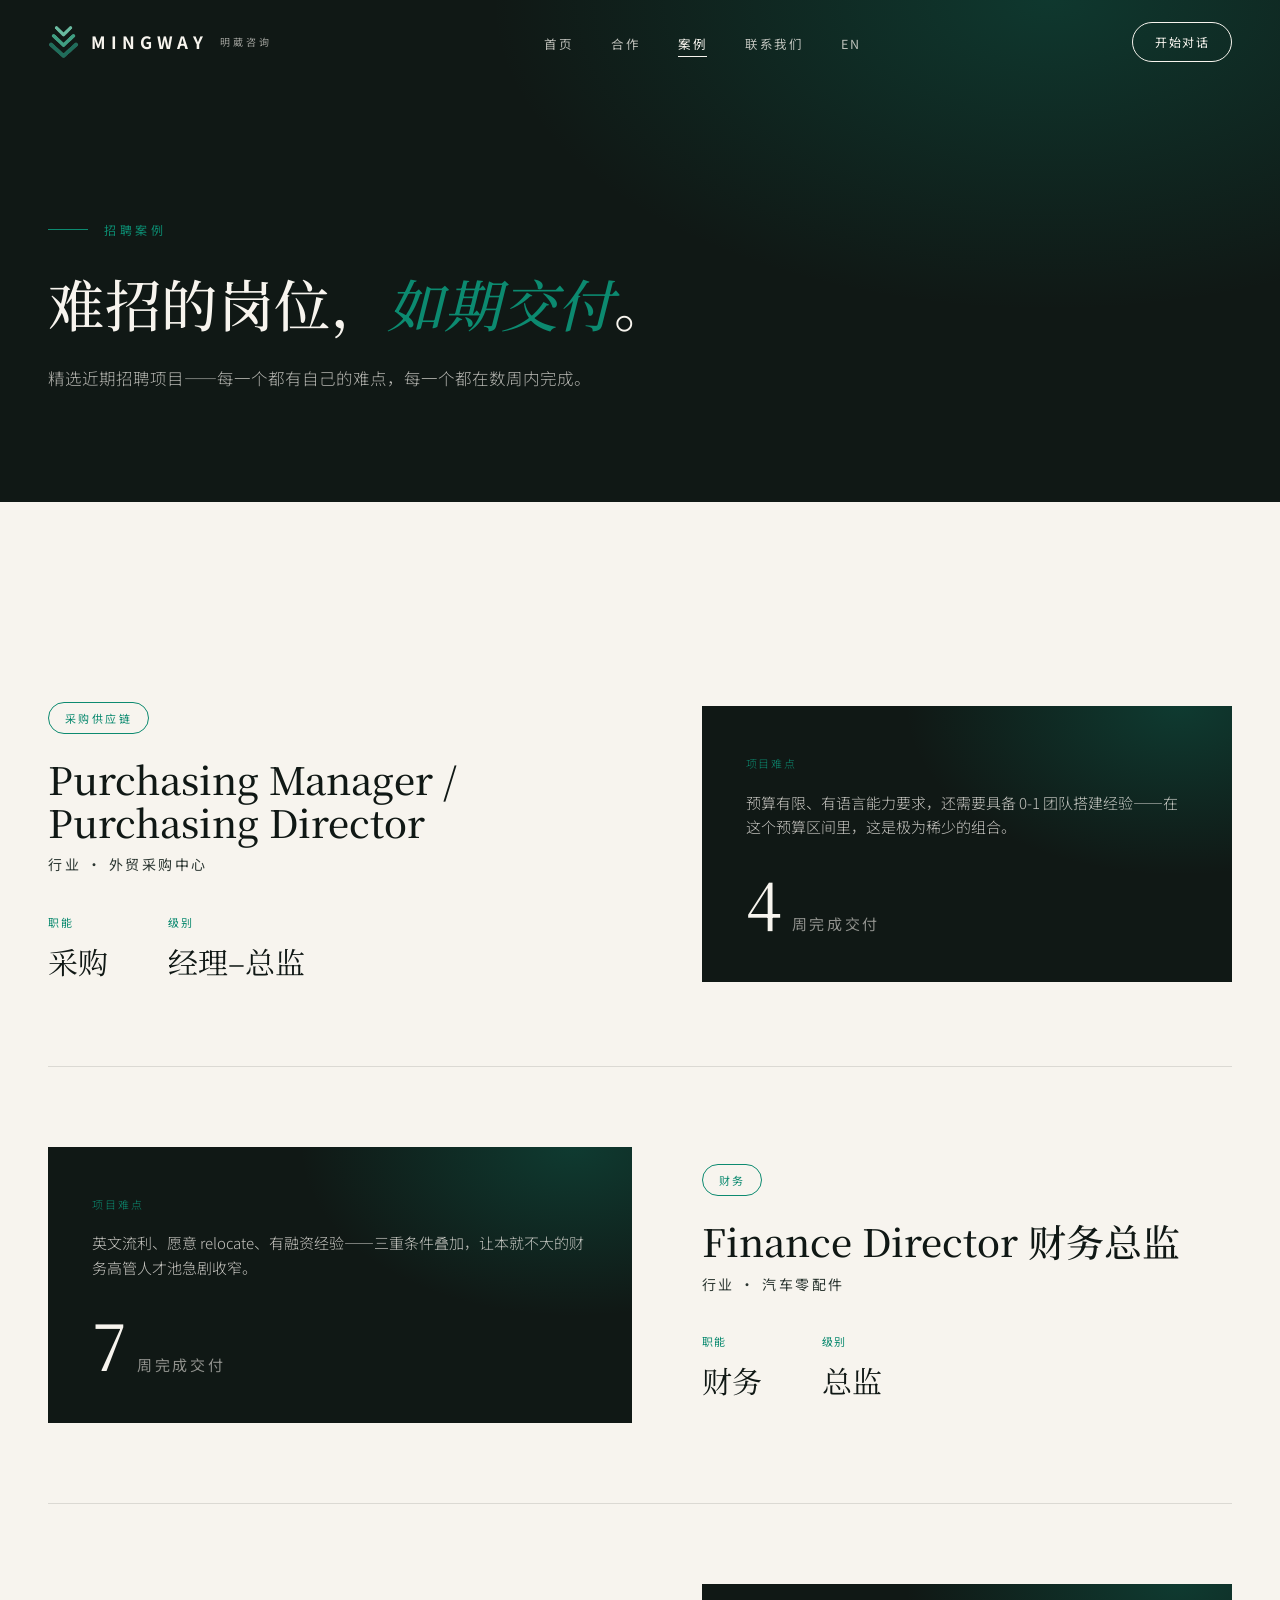
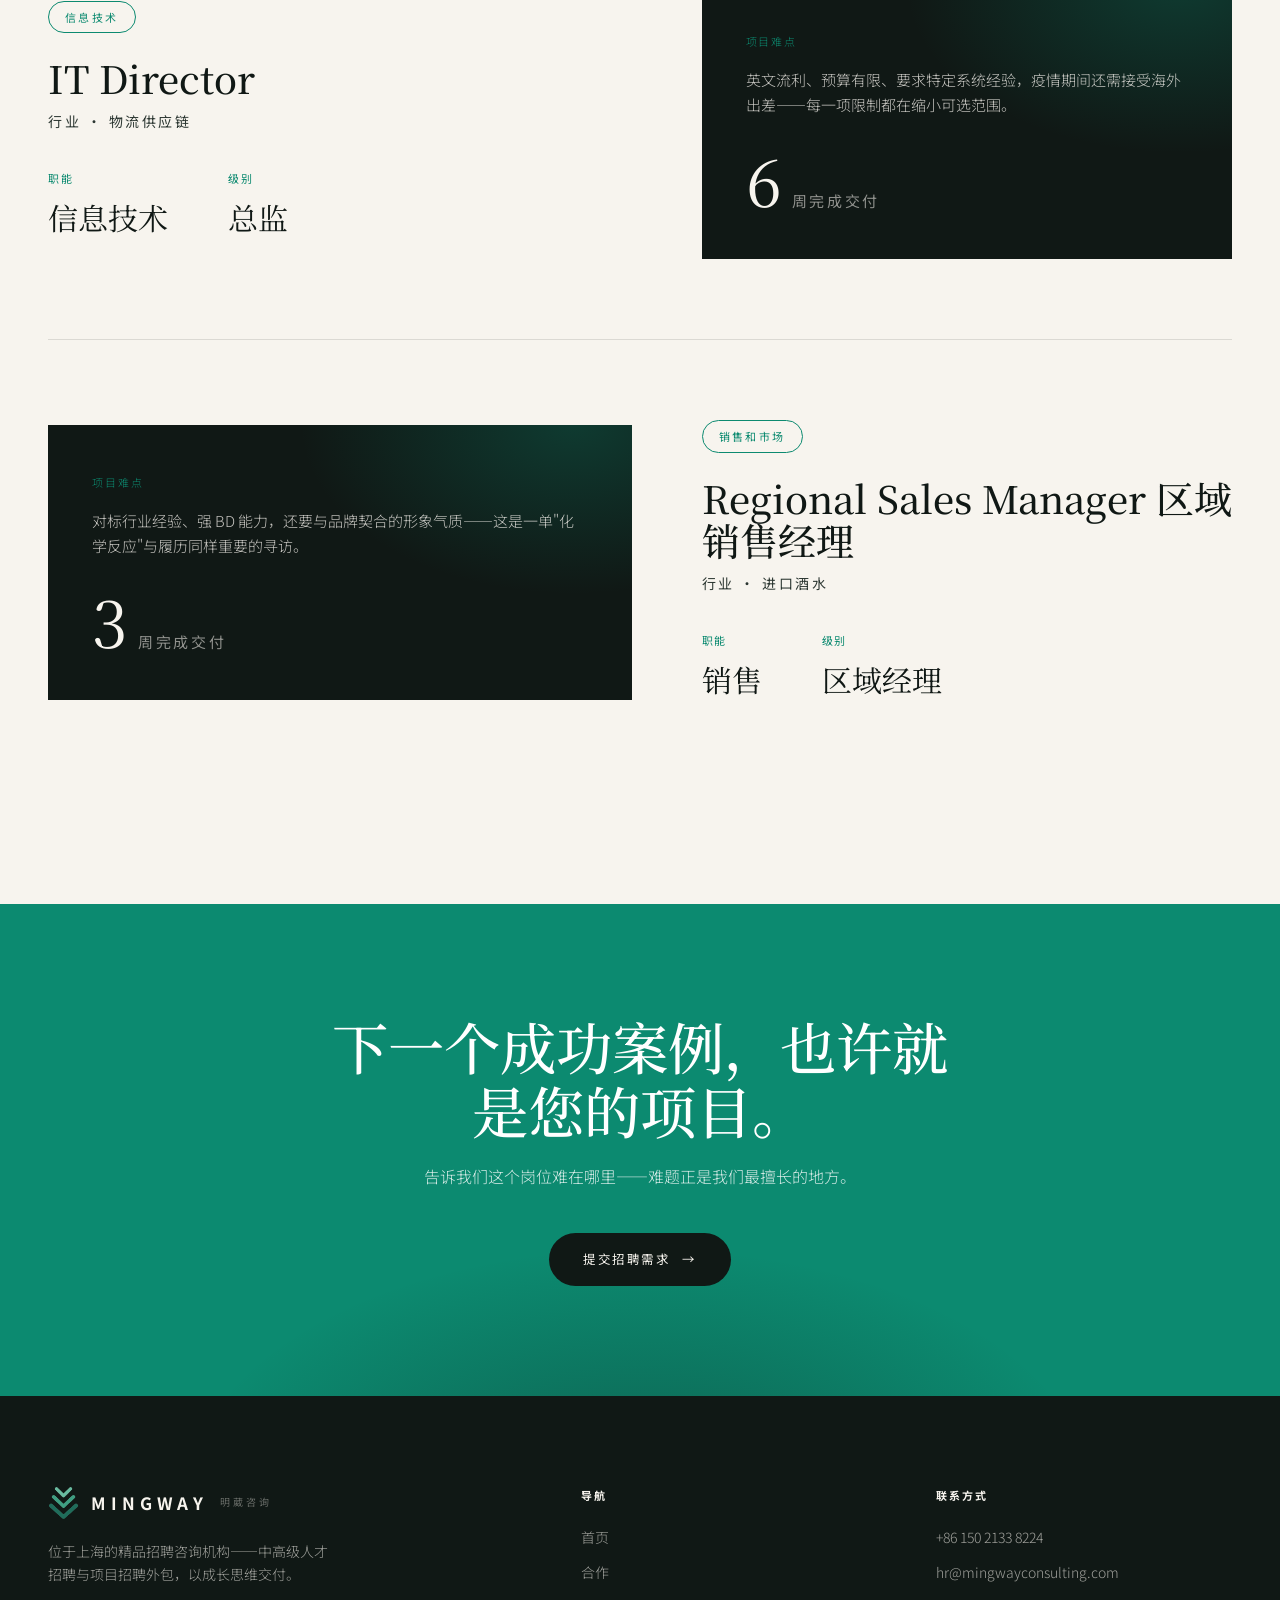
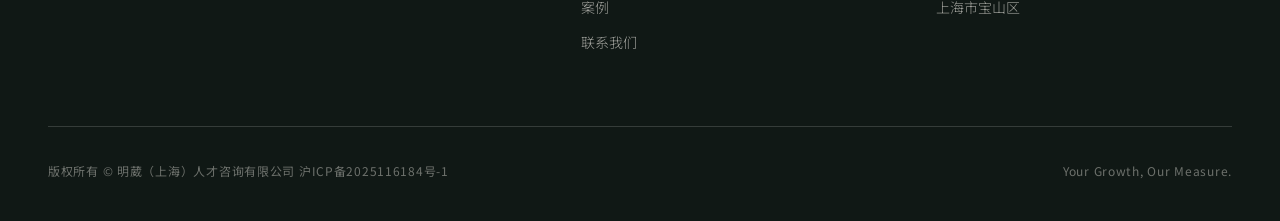
<file: zh/cases.html>
<!DOCTYPE html>
<html lang="zh-CN">
<head>
<meta charset="UTF-8">
<meta name="viewport" content="width=device-width, initial-scale=1.0">
<title>招聘案例 — 明葳咨询</title>
<meta name="description" content="明葳咨询的精选招聘案例：采购供应链、财务、信息技术、销售与市场。">
<link rel="preconnect" href="https://fonts.googleapis.com">
<link rel="preconnect" href="https://fonts.gstatic.com" crossorigin>
<link href="https://fonts.googleapis.com/css2?family=Noto+Serif+SC:wght@400;500;600&family=Noto+Sans+SC:wght@300;400;600;700&display=swap" rel="stylesheet">
<link rel="icon" type="image/png" sizes="32x32" href="../assets/favicon-32.png">
<link rel="icon" type="image/png" sizes="64x64" href="../assets/favicon-64.png">
<link rel="apple-touch-icon" href="../assets/apple-touch-icon.png">
<link rel="stylesheet" href="../styles.css">
<link rel="stylesheet" href="zh.css">
</head>
<body>

<nav class="nav on-dark">
  <a class="brand" href="index.html">
    <img src="../assets/logo-mark.png" alt="明葳咨询 logo">
    <span class="name">MINGWAY</span>
    <span class="sub">明葳咨询</span>
  </a>
  <ul class="nav-links">
    <li><a href="index.html">首页</a></li>
    <li><a href="partner.html">合作</a></li>
    <li><a href="cases.html" class="active">案例</a></li>
    <li><a href="contact.html">联系我们</a></li>
    <li><a href="../cases.html" hreflang="en">EN</a></li>
  </ul>
  <a class="nav-cta" href="contact.html">开始对话</a>
  <button class="burger" aria-label="菜单"><span></span><span></span><span></span></button>
</nav>
<div class="mobile-menu">
  <a href="index.html">首页</a>
  <a href="partner.html">合作</a>
  <a href="cases.html">案例</a>
  <a href="contact.html">联系我们</a>
  <a href="../cases.html" hreflang="en">English</a>
</div>

<header class="page-hero">
  <div class="wrap">
    <p class="eyebrow reveal">招聘案例</p>
    <h1 class="reveal reveal-d1">难招的岗位，<em>如期交付</em>。</h1>
    <p class="lede-p reveal reveal-d2">精选近期招聘项目——每一个都有自己的难点，每一个都在数周内完成。</p>
  </div>
</header>

<section class="section cases-list">
  <div class="wrap">

    <div class="case reveal">
      <div class="case-info">
        <span class="case-tag">采购供应链</span>
        <h3>Purchasing Manager / Purchasing Director</h3>
        <p class="role">行业 · 外贸采购中心</p>
        <div class="case-meta">
          <div class="m">
            <div class="k">职能</div>
            <div class="v">采购</div>
          </div>
          <div class="m">
            <div class="k">级别</div>
            <div class="v">经理–总监</div>
          </div>
        </div>
      </div>
      <div class="case-panel">
        <p class="k">项目难点</p>
        <p>预算有限、有语言能力要求，还需要具备 0-1 团队搭建经验——在这个预算区间里，这是极为稀少的组合。</p>
        <div class="weeks">4<small>周完成交付</small></div>
      </div>
    </div>

    <div class="case reveal">
      <div class="case-info">
        <span class="case-tag">财务</span>
        <h3>Finance Director 财务总监</h3>
        <p class="role">行业 · 汽车零配件</p>
        <div class="case-meta">
          <div class="m">
            <div class="k">职能</div>
            <div class="v">财务</div>
          </div>
          <div class="m">
            <div class="k">级别</div>
            <div class="v">总监</div>
          </div>
        </div>
      </div>
      <div class="case-panel">
        <p class="k">项目难点</p>
        <p>英文流利、愿意 relocate、有融资经验——三重条件叠加，让本就不大的财务高管人才池急剧收窄。</p>
        <div class="weeks">7<small>周完成交付</small></div>
      </div>
    </div>

    <div class="case reveal">
      <div class="case-info">
        <span class="case-tag">信息技术</span>
        <h3>IT Director</h3>
        <p class="role">行业 · 物流供应链</p>
        <div class="case-meta">
          <div class="m">
            <div class="k">职能</div>
            <div class="v">信息技术</div>
          </div>
          <div class="m">
            <div class="k">级别</div>
            <div class="v">总监</div>
          </div>
        </div>
      </div>
      <div class="case-panel">
        <p class="k">项目难点</p>
        <p>英文流利、预算有限、要求特定系统经验，疫情期间还需接受海外出差——每一项限制都在缩小可选范围。</p>
        <div class="weeks">6<small>周完成交付</small></div>
      </div>
    </div>

    <div class="case reveal">
      <div class="case-info">
        <span class="case-tag">销售和市场</span>
        <h3>Regional Sales Manager 区域销售经理</h3>
        <p class="role">行业 · 进口酒水</p>
        <div class="case-meta">
          <div class="m">
            <div class="k">职能</div>
            <div class="v">销售</div>
          </div>
          <div class="m">
            <div class="k">级别</div>
            <div class="v">区域经理</div>
          </div>
        </div>
      </div>
      <div class="case-panel">
        <p class="k">项目难点</p>
        <p>对标行业经验、强 BD 能力，还要与品牌契合的形象气质——这是一单"化学反应"与履历同样重要的寻访。</p>
        <div class="weeks">3<small>周完成交付</small></div>
      </div>
    </div>

  </div>
</section>

<section class="cta-band">
  <div class="wrap">
    <h2 class="reveal">下一个成功案例，也许就是您的项目。</h2>
    <p class="reveal reveal-d1">告诉我们这个岗位难在哪里——难题正是我们最擅长的地方。</p>
    <a class="btn reveal reveal-d2" href="contact.html">提交招聘需求 <span class="arrow">→</span></a>
  </div>
</section>

<footer class="footer">
  <div class="wrap">
    <div class="footer-top">
      <div>
        <a class="brand" href="index.html">
          <img src="../assets/logo-mark.png" alt="明葳咨询 logo">
          <span class="name">MINGWAY</span>
          <span class="sub">明葳咨询</span>
        </a>
        <p class="f-desc">位于上海的精品招聘咨询机构——中高级人才招聘与项目招聘外包，以成长思维交付。</p>
      </div>
      <div>
        <h4>导航</h4>
        <ul>
          <li><a href="index.html">首页</a></li>
          <li><a href="partner.html">合作</a></li>
          <li><a href="cases.html">案例</a></li>
          <li><a href="contact.html">联系我们</a></li>
        </ul>
      </div>
      <div>
        <h4>联系方式</h4>
        <ul>
          <li><a href="tel:+8615021338224">+86 150 2133 8224</a></li>
          <li><a href="mailto:hr@mingwayconsulting.com">hr@mingwayconsulting.com</a></li>
          <li>上海市宝山区</li>
        </ul>
      </div>
    </div>
    <div class="footer-bottom">
      <span>版权所有 © 明葳（上海）人才咨询有限公司 <a href="https://beian.miit.gov.cn" target="_blank" rel="noopener">沪ICP备2025116184号-1</a></span>
      <span>Your Growth, Our Measure.</span>
    </div>
  </div>
</footer>

<script src="../script.js"></script>
</body>
</html>
</file>
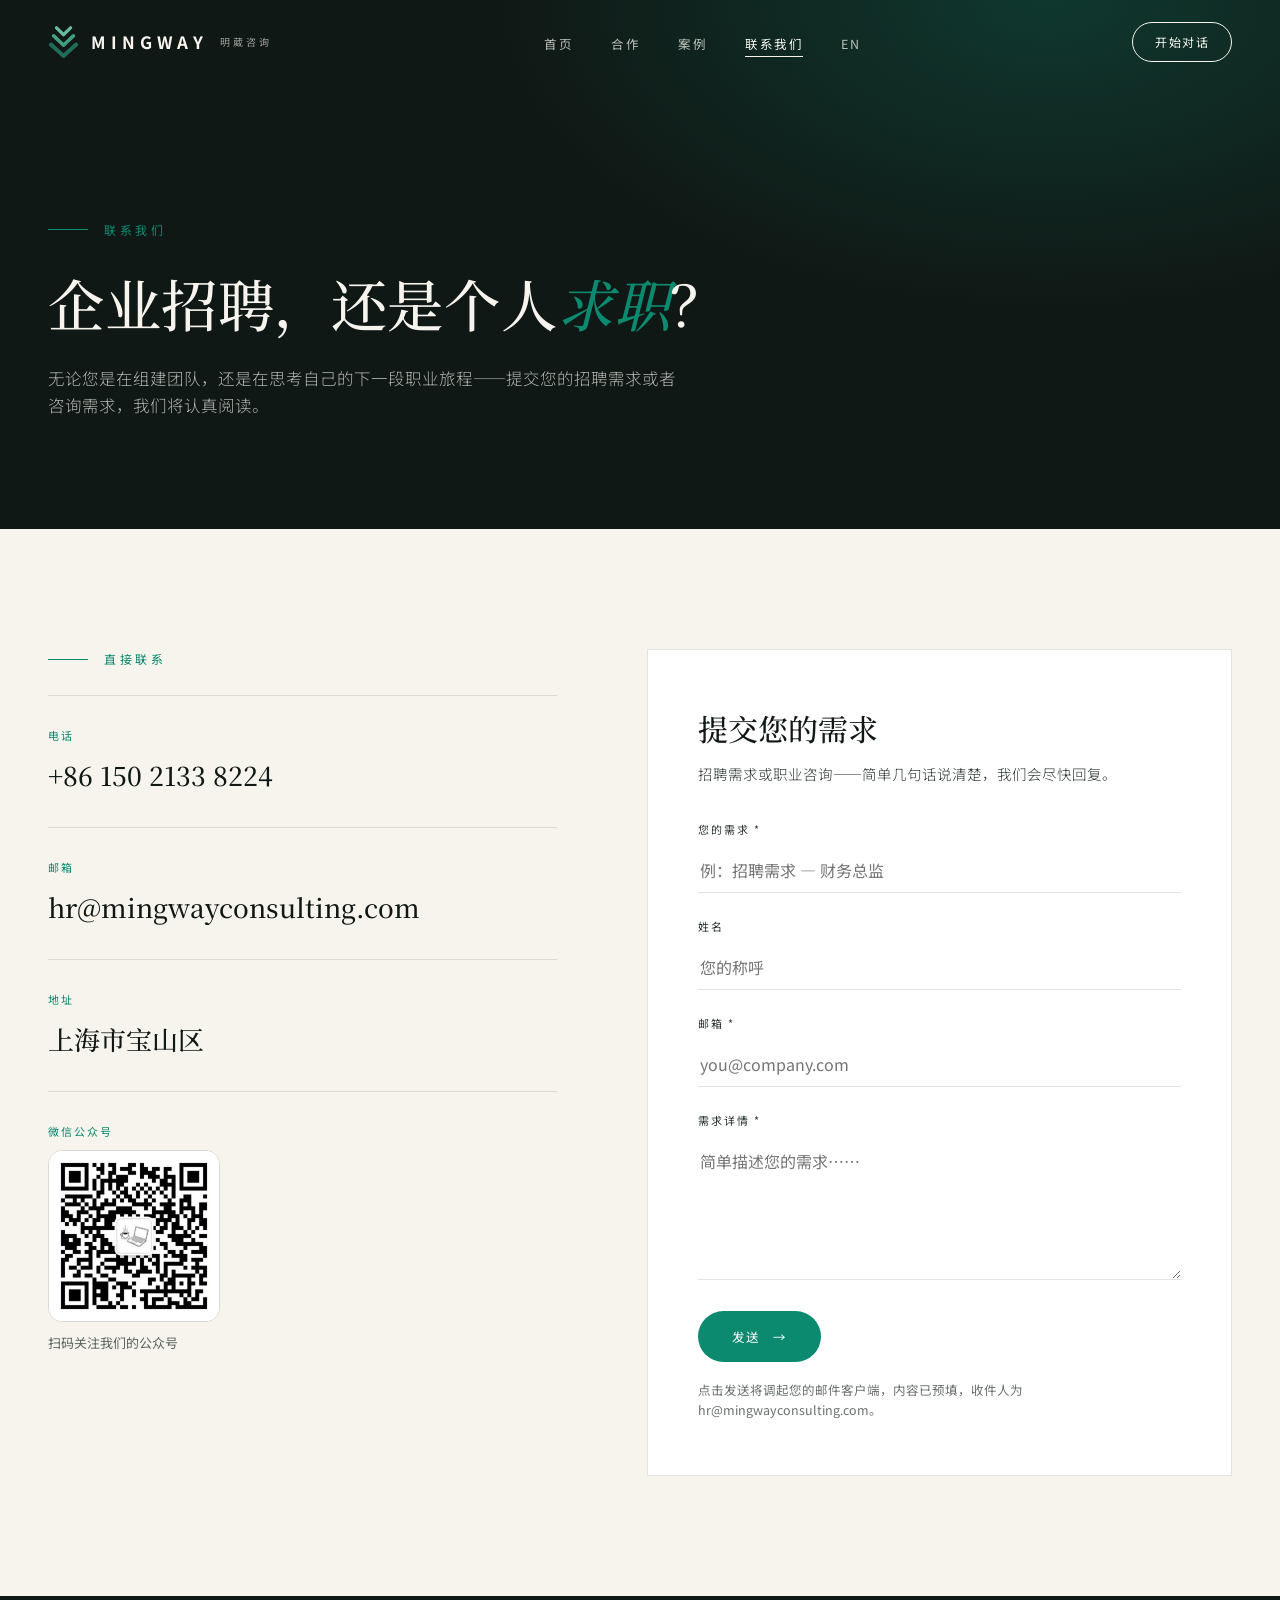
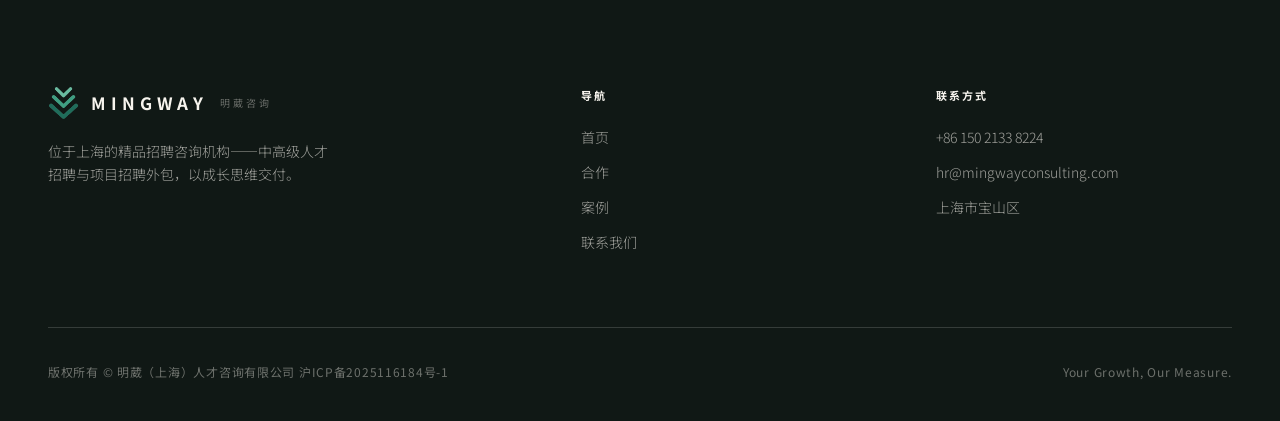
<file: zh/contact.html>
<!DOCTYPE html>
<html lang="zh-CN">
<head>
<meta charset="UTF-8">
<meta name="viewport" content="width=device-width, initial-scale=1.0">
<title>联系我们 — 明葳咨询</title>
<meta name="description" content="联系明葳咨询——企业招聘与个人求职需求，我们将认真阅读。">
<link rel="preconnect" href="https://fonts.googleapis.com">
<link rel="preconnect" href="https://fonts.gstatic.com" crossorigin>
<link href="https://fonts.googleapis.com/css2?family=Noto+Serif+SC:wght@400;500;600&family=Noto+Sans+SC:wght@300;400;600;700&display=swap" rel="stylesheet">
<link rel="icon" type="image/png" sizes="32x32" href="../assets/favicon-32.png">
<link rel="icon" type="image/png" sizes="64x64" href="../assets/favicon-64.png">
<link rel="apple-touch-icon" href="../assets/apple-touch-icon.png">
<link rel="stylesheet" href="../styles.css">
<link rel="stylesheet" href="zh.css">
</head>
<body>

<nav class="nav on-dark">
  <a class="brand" href="index.html">
    <img src="../assets/logo-mark.png" alt="明葳咨询 logo">
    <span class="name">MINGWAY</span>
    <span class="sub">明葳咨询</span>
  </a>
  <ul class="nav-links">
    <li><a href="index.html">首页</a></li>
    <li><a href="partner.html">合作</a></li>
    <li><a href="cases.html">案例</a></li>
    <li><a href="contact.html" class="active">联系我们</a></li>
    <li><a href="../contact.html" hreflang="en">EN</a></li>
  </ul>
  <a class="nav-cta" href="contact.html">开始对话</a>
  <button class="burger" aria-label="菜单"><span></span><span></span><span></span></button>
</nav>
<div class="mobile-menu">
  <a href="index.html">首页</a>
  <a href="partner.html">合作</a>
  <a href="cases.html">案例</a>
  <a href="contact.html">联系我们</a>
  <a href="../contact.html" hreflang="en">English</a>
</div>

<header class="page-hero">
  <div class="wrap">
    <p class="eyebrow reveal">联系我们</p>
    <h1 class="reveal reveal-d1">企业招聘，还是个人<em>求职</em>？</h1>
    <p class="lede-p reveal reveal-d2">无论您是在组建团队，还是在思考自己的下一段职业旅程——提交您的招聘需求或者咨询需求，我们将认真阅读。</p>
  </div>
</header>

<section class="section">
  <div class="wrap">
    <div class="contact-grid">
      <div class="reveal">
        <p class="eyebrow">直接联系</p>
        <div class="c-item">
          <div class="k">电话</div>
          <div class="v"><a href="tel:+8615021338224">+86 150 2133 8224</a></div>
        </div>
        <div class="c-item">
          <div class="k">邮箱</div>
          <div class="v"><a href="mailto:hr@mingwayconsulting.com">hr@mingwayconsulting.com</a></div>
        </div>
        <div class="c-item">
          <div class="k">地址</div>
          <div class="v">上海市宝山区</div>
        </div>
        <div class="c-item">
          <div class="k">微信公众号</div>
          <img class="qr" src="../assets/wechat-qr.jpg" alt="明葳咨询微信公众号二维码">
          <p class="qr-note">扫码关注我们的公众号</p>
        </div>
      </div>

      <div class="form-card reveal reveal-d1">
        <h3>提交您的需求</h3>
        <p>招聘需求或职业咨询——简单几句话说清楚，我们会尽快回复。</p>
        <form id="enquiry-form">
          <div class="f-row">
            <label for="f-subject">您的需求 *</label>
            <input id="f-subject" type="text" required placeholder="例：招聘需求 — 财务总监">
          </div>
          <div class="f-row">
            <label for="f-name">姓名</label>
            <input id="f-name" type="text" placeholder="您的称呼">
          </div>
          <div class="f-row">
            <label for="f-email">邮箱 *</label>
            <input id="f-email" type="email" required placeholder="you@company.com">
          </div>
          <div class="f-row">
            <label for="f-message">需求详情 *</label>
            <textarea id="f-message" rows="5" required placeholder="简单描述您的需求……"></textarea>
          </div>
          <button class="btn btn-solid" type="submit">发送 <span class="arrow">→</span></button>
          <p class="form-note">点击发送将调起您的邮件客户端，内容已预填，收件人为 hr@mingwayconsulting.com。</p>
        </form>
      </div>
    </div>
  </div>
</section>

<footer class="footer">
  <div class="wrap">
    <div class="footer-top">
      <div>
        <a class="brand" href="index.html">
          <img src="../assets/logo-mark.png" alt="明葳咨询 logo">
          <span class="name">MINGWAY</span>
          <span class="sub">明葳咨询</span>
        </a>
        <p class="f-desc">位于上海的精品招聘咨询机构——中高级人才招聘与项目招聘外包，以成长思维交付。</p>
      </div>
      <div>
        <h4>导航</h4>
        <ul>
          <li><a href="index.html">首页</a></li>
          <li><a href="partner.html">合作</a></li>
          <li><a href="cases.html">案例</a></li>
          <li><a href="contact.html">联系我们</a></li>
        </ul>
      </div>
      <div>
        <h4>联系方式</h4>
        <ul>
          <li><a href="tel:+8615021338224">+86 150 2133 8224</a></li>
          <li><a href="mailto:hr@mingwayconsulting.com">hr@mingwayconsulting.com</a></li>
          <li>上海市宝山区</li>
        </ul>
      </div>
    </div>
    <div class="footer-bottom">
      <span>版权所有 © 明葳（上海）人才咨询有限公司 <a href="https://beian.miit.gov.cn" target="_blank" rel="noopener">沪ICP备2025116184号-1</a></span>
      <span>Your Growth, Our Measure.</span>
    </div>
  </div>
</footer>

<script src="../script.js"></script>
<script>
document.getElementById('enquiry-form').addEventListener('submit', function (e) {
  e.preventDefault();
  var subject = document.getElementById('f-subject').value.trim();
  var name = document.getElementById('f-name').value.trim();
  var email = document.getElementById('f-email').value.trim();
  var message = document.getElementById('f-message').value.trim();
  var body = message + '\n\n— ' + (name || '未留姓名') + ' (' + email + ')';
  window.location.href = 'mailto:hr@mingwayconsulting.com?subject=' +
    encodeURIComponent(subject) + '&body=' + encodeURIComponent(body);
});
</script>
</body>
</html>
</file>
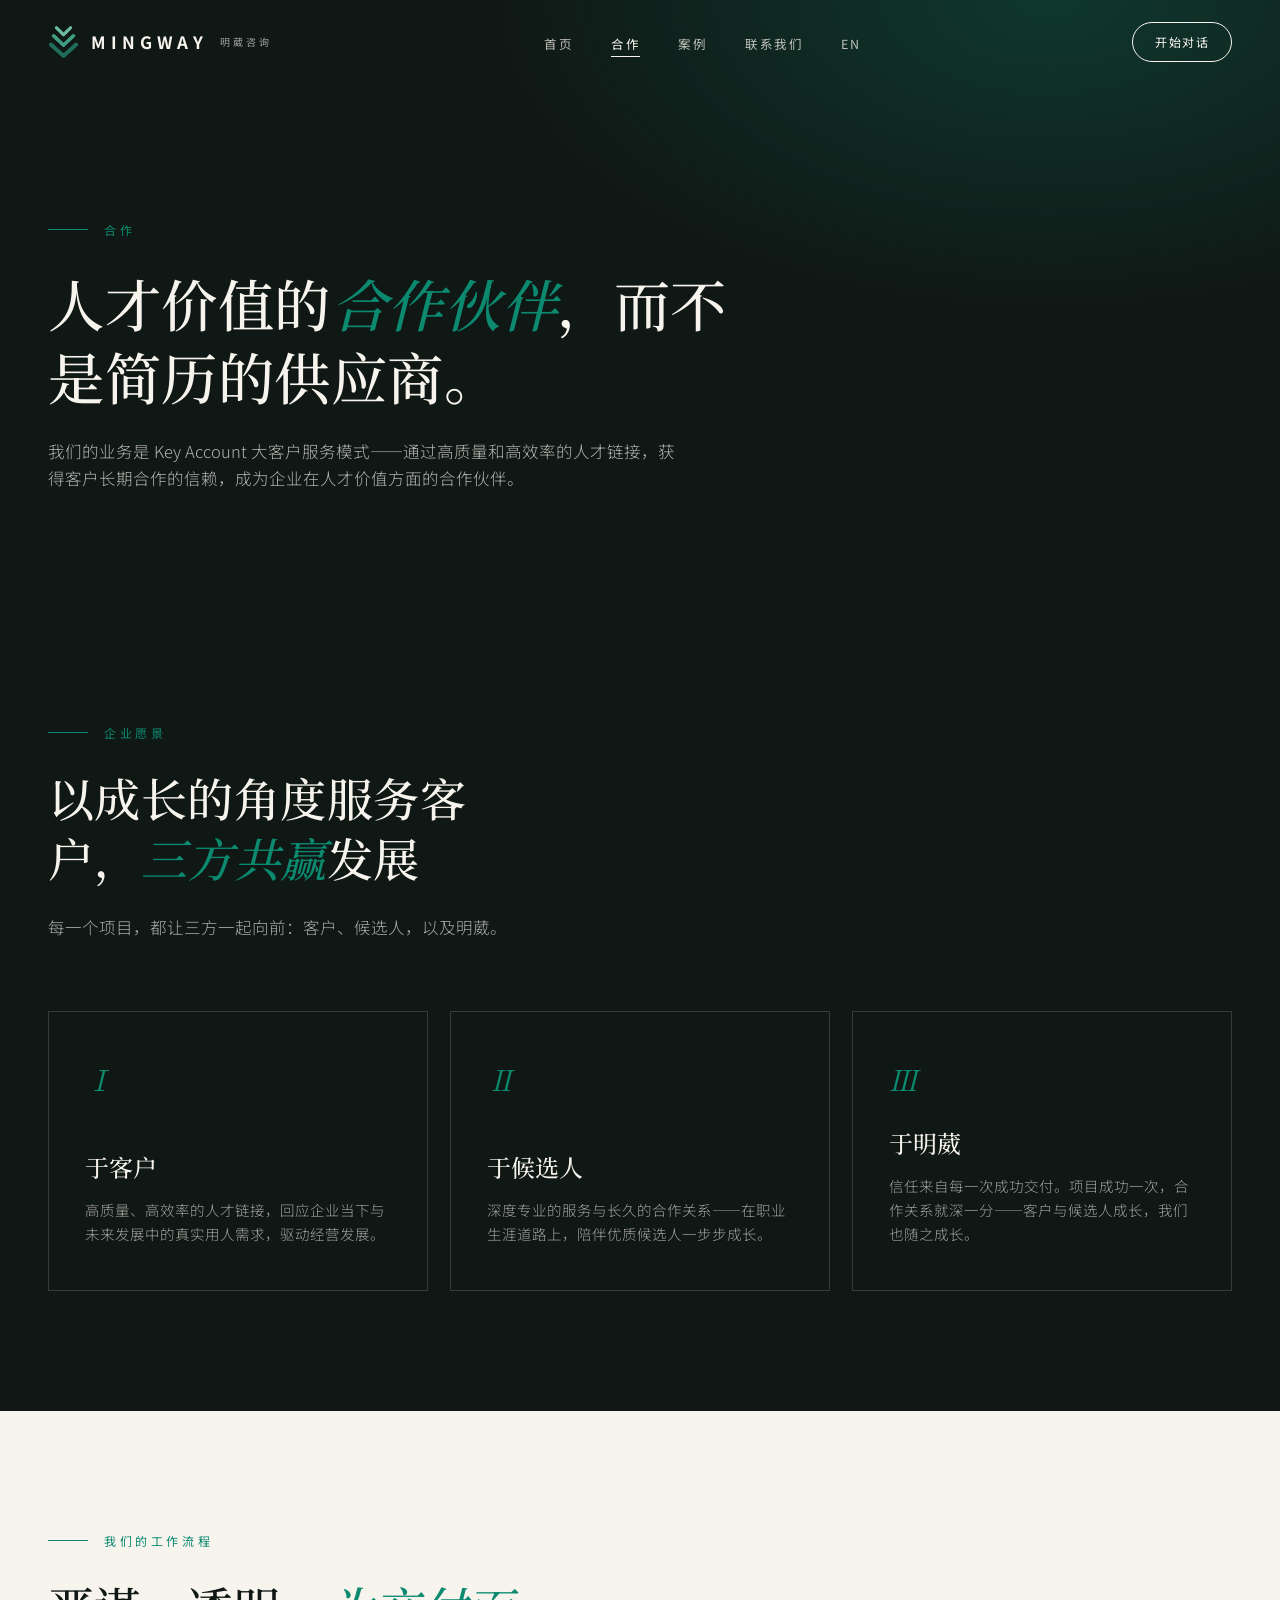
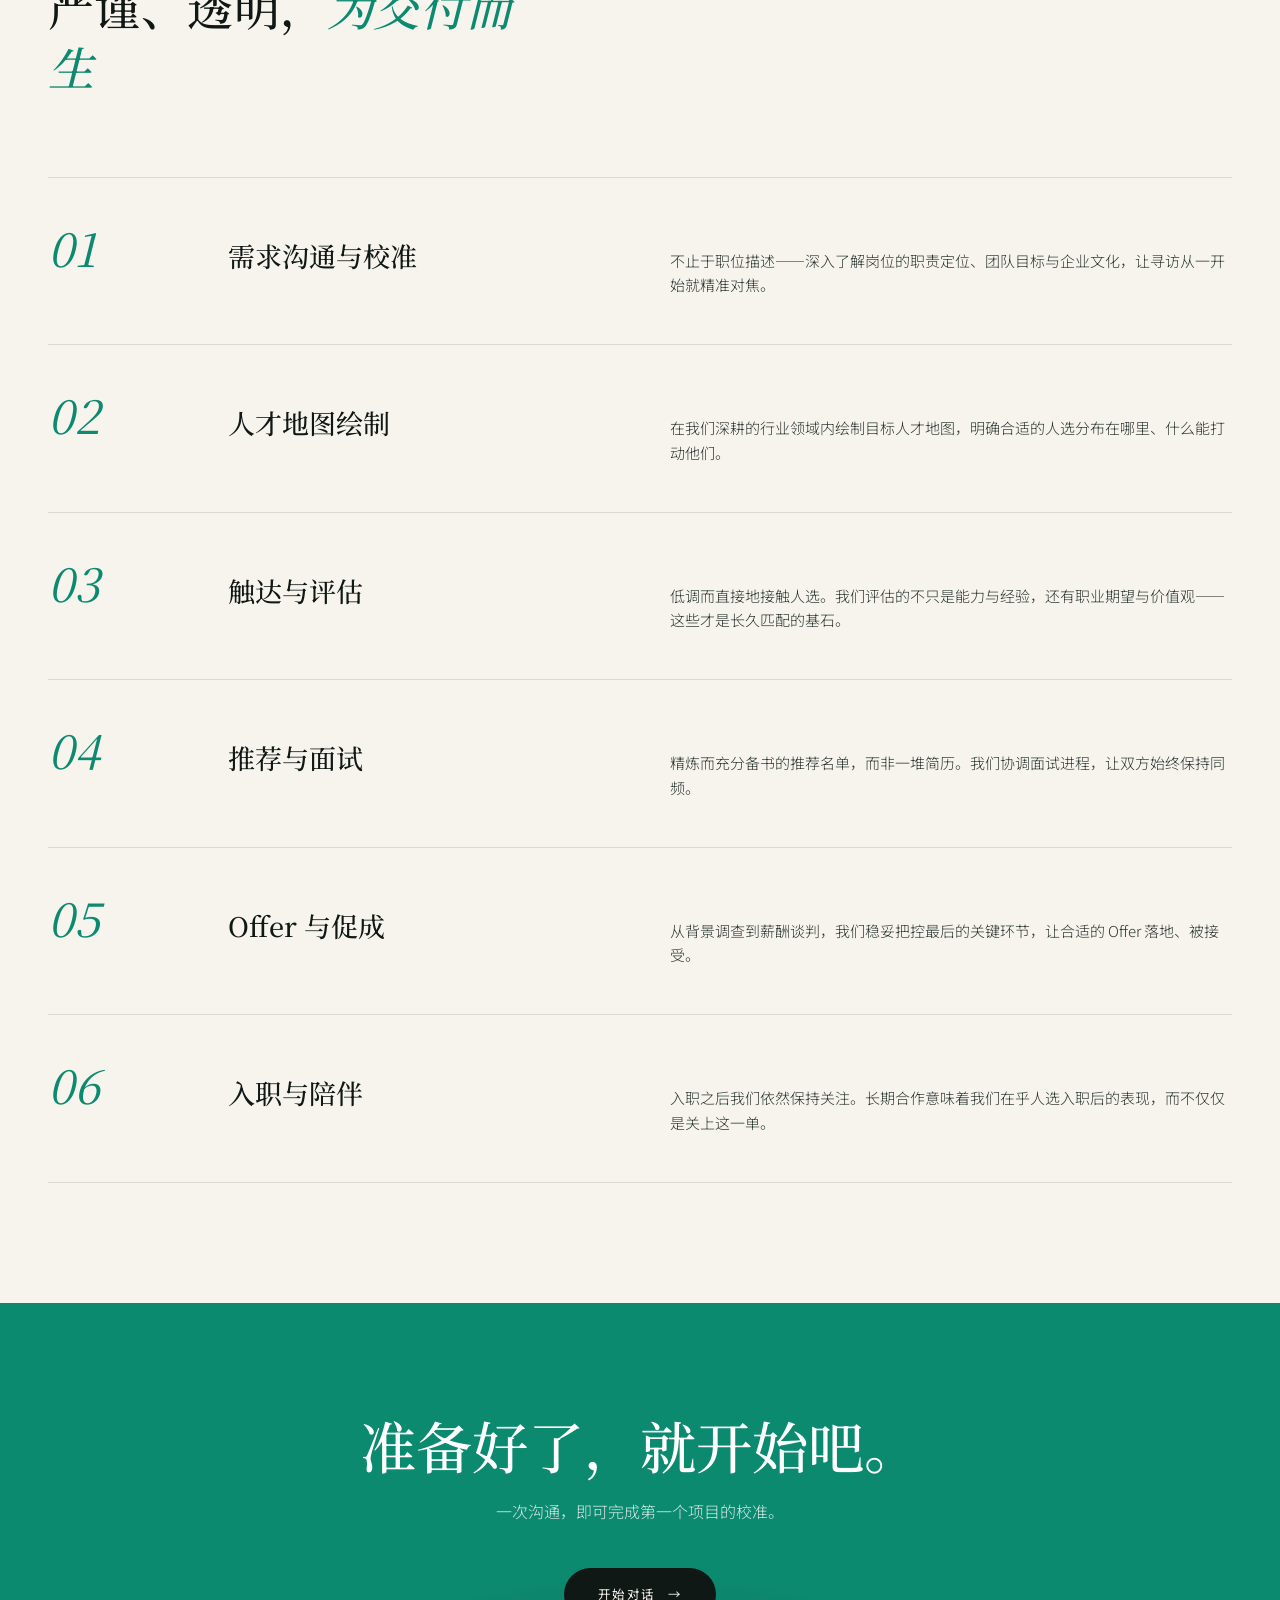
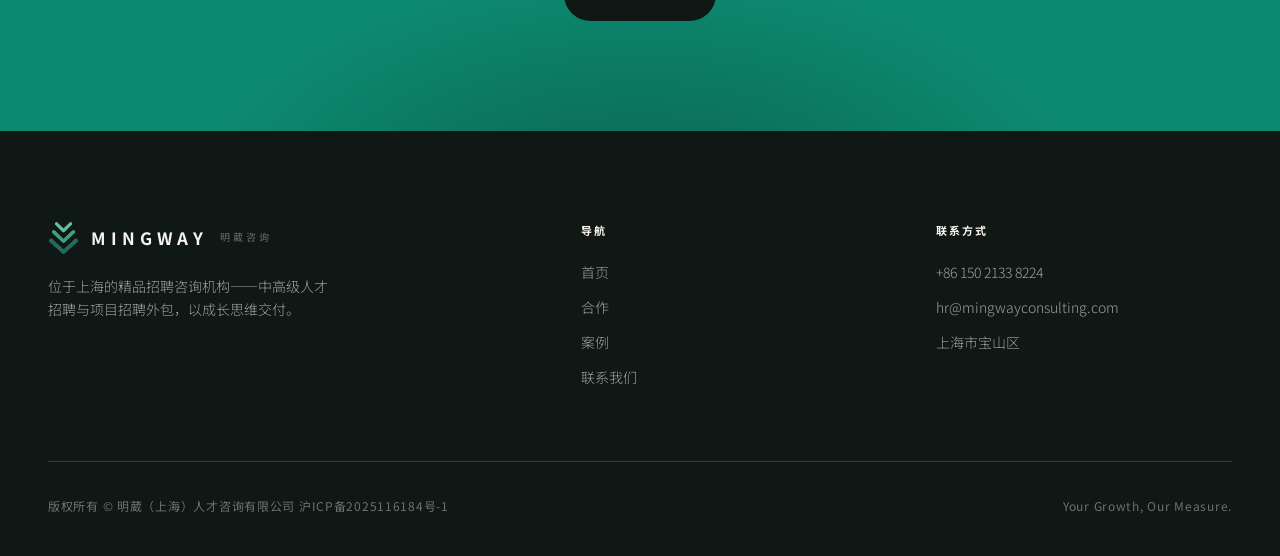
<file: zh/partner.html>
<!DOCTYPE html>
<html lang="zh-CN">
<head>
<meta charset="UTF-8">
<meta name="viewport" content="width=device-width, initial-scale=1.0">
<title>合作 — 明葳咨询</title>
<meta name="description" content="明葳咨询的合作方式：Key Account 大客户模式、严谨的招聘流程、三方共赢的愿景。">
<link rel="preconnect" href="https://fonts.googleapis.com">
<link rel="preconnect" href="https://fonts.gstatic.com" crossorigin>
<link href="https://fonts.googleapis.com/css2?family=Noto+Serif+SC:wght@400;500;600&family=Noto+Sans+SC:wght@300;400;600;700&display=swap" rel="stylesheet">
<link rel="icon" type="image/png" sizes="32x32" href="../assets/favicon-32.png">
<link rel="icon" type="image/png" sizes="64x64" href="../assets/favicon-64.png">
<link rel="apple-touch-icon" href="../assets/apple-touch-icon.png">
<link rel="stylesheet" href="../styles.css">
<link rel="stylesheet" href="zh.css">
</head>
<body>

<nav class="nav on-dark">
  <a class="brand" href="index.html">
    <img src="../assets/logo-mark.png" alt="明葳咨询 logo">
    <span class="name">MINGWAY</span>
    <span class="sub">明葳咨询</span>
  </a>
  <ul class="nav-links">
    <li><a href="index.html">首页</a></li>
    <li><a href="partner.html" class="active">合作</a></li>
    <li><a href="cases.html">案例</a></li>
    <li><a href="contact.html">联系我们</a></li>
    <li><a href="../partner.html" hreflang="en">EN</a></li>
  </ul>
  <a class="nav-cta" href="contact.html">开始对话</a>
  <button class="burger" aria-label="菜单"><span></span><span></span><span></span></button>
</nav>
<div class="mobile-menu">
  <a href="index.html">首页</a>
  <a href="partner.html">合作</a>
  <a href="cases.html">案例</a>
  <a href="contact.html">联系我们</a>
  <a href="../partner.html" hreflang="en">English</a>
</div>

<header class="page-hero">
  <div class="wrap">
    <p class="eyebrow reveal">合作</p>
    <h1 class="reveal reveal-d1">人才价值的<em>合作伙伴</em>，而不是简历的供应商。</h1>
    <p class="lede-p reveal reveal-d2">我们的业务是 Key Account 大客户服务模式——通过高质量和高效率的人才链接，获得客户长期合作的信赖，成为企业在人才价值方面的合作伙伴。</p>
  </div>
</header>

<section class="section model">
  <div class="wrap">
    <p class="eyebrow reveal">企业愿景</p>
    <h2 class="title reveal reveal-d1">以成长的角度服务客户，<em>三方共赢</em>发展</h2>
    <p class="lede-p reveal reveal-d2">每一个项目，都让三方一起向前：客户、候选人，以及明葳。</p>
    <div class="model-grid">
      <div class="model-card reveal">
        <span class="glyph">Ⅰ</span>
        <div>
          <h3>于客户</h3>
          <p>高质量、高效率的人才链接，回应企业当下与未来发展中的真实用人需求，驱动经营发展。</p>
        </div>
      </div>
      <div class="model-card reveal reveal-d1">
        <span class="glyph">Ⅱ</span>
        <div>
          <h3>于候选人</h3>
          <p>深度专业的服务与长久的合作关系——在职业生涯道路上，陪伴优质候选人一步步成长。</p>
        </div>
      </div>
      <div class="model-card reveal reveal-d2">
        <span class="glyph">Ⅲ</span>
        <div>
          <h3>于明葳</h3>
          <p>信任来自每一次成功交付。项目成功一次，合作关系就深一分——客户与候选人成长，我们也随之成长。</p>
        </div>
      </div>
    </div>
  </div>
</section>

<section class="section process">
  <div class="wrap">
    <p class="eyebrow reveal">我们的工作流程</p>
    <h2 class="title reveal reveal-d1">严谨、透明，<em>为交付而生</em></h2>
    <div class="steps">
      <div class="step reveal">
        <span class="no">01</span>
        <h3>需求沟通与校准</h3>
        <p>不止于职位描述——深入了解岗位的职责定位、团队目标与企业文化，让寻访从一开始就精准对焦。</p>
      </div>
      <div class="step reveal">
        <span class="no">02</span>
        <h3>人才地图绘制</h3>
        <p>在我们深耕的行业领域内绘制目标人才地图，明确合适的人选分布在哪里、什么能打动他们。</p>
      </div>
      <div class="step reveal">
        <span class="no">03</span>
        <h3>触达与评估</h3>
        <p>低调而直接地接触人选。我们评估的不只是能力与经验，还有职业期望与价值观——这些才是长久匹配的基石。</p>
      </div>
      <div class="step reveal">
        <span class="no">04</span>
        <h3>推荐与面试</h3>
        <p>精炼而充分备书的推荐名单，而非一堆简历。我们协调面试进程，让双方始终保持同频。</p>
      </div>
      <div class="step reveal">
        <span class="no">05</span>
        <h3>Offer 与促成</h3>
        <p>从背景调查到薪酬谈判，我们稳妥把控最后的关键环节，让合适的 Offer 落地、被接受。</p>
      </div>
      <div class="step reveal">
        <span class="no">06</span>
        <h3>入职与陪伴</h3>
        <p>入职之后我们依然保持关注。长期合作意味着我们在乎人选入职后的表现，而不仅仅是关上这一单。</p>
      </div>
    </div>
  </div>
</section>

<section class="cta-band">
  <div class="wrap">
    <h2 class="reveal">准备好了，就开始吧。</h2>
    <p class="reveal reveal-d1">一次沟通，即可完成第一个项目的校准。</p>
    <a class="btn reveal reveal-d2" href="contact.html">开始对话 <span class="arrow">→</span></a>
  </div>
</section>

<footer class="footer">
  <div class="wrap">
    <div class="footer-top">
      <div>
        <a class="brand" href="index.html">
          <img src="../assets/logo-mark.png" alt="明葳咨询 logo">
          <span class="name">MINGWAY</span>
          <span class="sub">明葳咨询</span>
        </a>
        <p class="f-desc">位于上海的精品招聘咨询机构——中高级人才招聘与项目招聘外包，以成长思维交付。</p>
      </div>
      <div>
        <h4>导航</h4>
        <ul>
          <li><a href="index.html">首页</a></li>
          <li><a href="partner.html">合作</a></li>
          <li><a href="cases.html">案例</a></li>
          <li><a href="contact.html">联系我们</a></li>
        </ul>
      </div>
      <div>
        <h4>联系方式</h4>
        <ul>
          <li><a href="tel:+8615021338224">+86 150 2133 8224</a></li>
          <li><a href="mailto:hr@mingwayconsulting.com">hr@mingwayconsulting.com</a></li>
          <li>上海市宝山区</li>
        </ul>
      </div>
    </div>
    <div class="footer-bottom">
      <span>版权所有 © 明葳（上海）人才咨询有限公司 <a href="https://beian.miit.gov.cn" target="_blank" rel="noopener">沪ICP备2025116184号-1</a></span>
      <span>Your Growth, Our Measure.</span>
    </div>
  </div>
</footer>

<script src="../script.js"></script>
</body>
</html>
</file>
<file: styles.css>
/* ============================================================
   MINGWAY CONSULTING — English site
   ============================================================ */
:root {
  --ink: #101815;
  --ink-soft: #2b3631;
  --teal: #0c8a70;
  --teal-deep: #0a6f5a;
  --cream: #f7f4ee;
  --cream-2: #efe9df;
  --line: rgba(16, 24, 21, 0.12);
  --line-light: rgba(247, 244, 238, 0.16);
  --white: #ffffff;
  --serif: "Cormorant Garamond", "Playfair Display", Georgia, serif;
  --sans: "Inter", "Helvetica Neue", Arial, sans-serif;
  --ease: cubic-bezier(0.22, 1, 0.36, 1);
}

* { margin: 0; padding: 0; box-sizing: border-box; }
html { scroll-behavior: smooth; }
body {
  font-family: var(--sans);
  color: var(--ink);
  background: var(--cream);
  line-height: 1.65;
  -webkit-font-smoothing: antialiased;
  overflow-x: hidden;
}
::selection { background: var(--teal); color: var(--white); }

img { max-width: 100%; display: block; }
a { color: inherit; text-decoration: none; }

/* ---------- Navigation ---------- */
.nav {
  position: fixed; inset: 0 0 auto 0; z-index: 100;
  display: flex; align-items: center; justify-content: space-between;
  padding: 22px 48px;
  transition: background 0.4s var(--ease), padding 0.4s var(--ease),
    box-shadow 0.4s var(--ease);
}
.nav.scrolled {
  background: rgba(247, 244, 238, 0.88);
  backdrop-filter: blur(14px);
  -webkit-backdrop-filter: blur(14px);
  padding: 14px 48px;
  box-shadow: 0 1px 0 var(--line);
}
.nav.on-dark:not(.scrolled) { color: var(--cream); }
.brand { display: flex; align-items: center; gap: 12px; letter-spacing: 0.22em; }
.brand img { height: 34px; width: auto; display: block; }
.brand .name {
  font-family: var(--sans); font-weight: 700; font-size: 17px;
  letter-spacing: 0.28em;
}
.brand .sub {
  font-size: 10px; letter-spacing: 0.32em; opacity: 0.6;
  text-transform: uppercase;
}
.nav-links { display: flex; gap: 38px; list-style: none; }
.nav-links a {
  font-size: 12.5px; letter-spacing: 0.18em; text-transform: uppercase;
  opacity: 0.75; position: relative; padding: 4px 0;
  transition: opacity 0.25s;
}
.nav-links a::after {
  content: ""; position: absolute; left: 0; bottom: 0;
  width: 0; height: 1px; background: currentColor;
  transition: width 0.35s var(--ease);
}
.nav-links a:hover, .nav-links a.active { opacity: 1; }
.nav-links a:hover::after, .nav-links a.active::after { width: 100%; }
.nav-cta {
  font-size: 12px; letter-spacing: 0.16em; text-transform: uppercase;
  border: 1px solid currentColor; padding: 9px 22px; border-radius: 999px;
  transition: background 0.3s, color 0.3s, border-color 0.3s;
}
.nav.scrolled .nav-cta, .nav-cta:hover { background: var(--teal); color: #fff; border-color: var(--teal); }
.burger { display: none; }

/* ---------- Hero ---------- */
.hero {
  min-height: 100vh; display: flex; flex-direction: column;
  justify-content: center; position: relative; overflow: hidden;
  background: var(--ink); color: var(--cream);
  padding: 140px 48px 80px;
}
.hero::before {
  content: ""; position: absolute; inset: 0;
  background:
    radial-gradient(1100px 620px at 78% 18%, rgba(12, 138, 112, 0.32), transparent 62%),
    radial-gradient(900px 560px at 8% 92%, rgba(12, 138, 112, 0.16), transparent 60%);
}
.hero .grain {
  position: absolute; inset: 0; opacity: 0.5; pointer-events: none;
  background-image: url("data:image/svg+xml,%3Csvg xmlns='http://www.w3.org/2000/svg' width='140' height='140'%3E%3Cfilter id='n'%3E%3CfeTurbulence type='fractalNoise' baseFrequency='0.9' numOctaves='2'/%3E%3CfeColorMatrix type='matrix' values='0 0 0 0 1 0 0 0 0 1 0 0 0 0 1 0 0 0 0.035 0'/%3E%3C/filter%3E%3Crect width='140' height='140' filter='url(%23n)'/%3E%3C/svg%3E");
}
.hero-inner { position: relative; max-width: 1200px; margin: 0 auto; width: 100%; }
.hero .kicker {
  font-size: 12px; letter-spacing: 0.42em; text-transform: uppercase;
  color: var(--teal); display: flex; align-items: center; gap: 16px;
  margin-bottom: 34px;
}
.hero .kicker::before { content: ""; width: 46px; height: 1px; background: var(--teal); }
.hero h1 {
  font-family: var(--serif); font-weight: 500;
  font-size: clamp(52px, 7.4vw, 108px);
  line-height: 1.04; letter-spacing: -0.01em; max-width: 14ch;
}
.hero h1 em { font-style: italic; color: var(--teal); }
.hero .lede {
  margin-top: 36px; max-width: 560px; font-size: 17px; font-weight: 300;
  color: rgba(247, 244, 238, 0.72);
}
.hero .actions { margin-top: 52px; display: flex; gap: 18px; flex-wrap: wrap; }
.btn {
  display: inline-flex; align-items: center; gap: 12px;
  font-size: 12.5px; letter-spacing: 0.18em; text-transform: uppercase;
  padding: 16px 34px; border-radius: 999px;
  transition: transform 0.35s var(--ease), background 0.3s, color 0.3s;
}
.btn:hover { transform: translateY(-2px); }
.btn-solid { background: var(--teal); color: #fff; }
.btn-solid:hover { background: var(--teal-deep); }
.btn-ghost { border: 1px solid rgba(247,244,238,0.4); color: var(--cream); }
.btn-ghost:hover { border-color: var(--cream); }
.btn .arrow { transition: transform 0.3s var(--ease); }
.btn:hover .arrow { transform: translateX(4px); }

.hero .scroll-hint {
  position: absolute; bottom: 34px; left: 50%; transform: translateX(-50%);
  font-size: 10px; letter-spacing: 0.4em; text-transform: uppercase;
  color: rgba(247,244,238,0.45); display: flex; flex-direction: column;
  align-items: center; gap: 12px;
}
.hero .hero-mark {
  position: absolute; right: 0; bottom: 0;
  width: min(920px, 66vw); opacity: 0.2; pointer-events: none;
}
.hero .scroll-hint::after {
  content: ""; width: 1px; height: 44px;
  background: linear-gradient(rgba(247,244,238,0.5), transparent);
  animation: drip 2.2s var(--ease) infinite;
}
@keyframes drip { 0% { transform: scaleY(0); transform-origin: top; } 55% { transform: scaleY(1); transform-origin: top; } 56% { transform-origin: bottom; } 100% { transform: scaleY(0); transform-origin: bottom; } }

/* ---------- Shared section layout ---------- */
.section { padding: 120px 48px; }
.wrap { max-width: 1200px; margin: 0 auto; }
.eyebrow {
  font-size: 12px; letter-spacing: 0.42em; text-transform: uppercase;
  color: var(--teal); display: flex; align-items: center; gap: 16px;
  margin-bottom: 26px;
}
.eyebrow::before { content: ""; width: 40px; height: 1px; background: var(--teal); }
h2.title {
  font-family: var(--serif); font-weight: 500;
  font-size: clamp(38px, 4.4vw, 62px); line-height: 1.1; letter-spacing: -0.01em;
  max-width: 18ch;
}
h2.title em { font-style: italic; color: var(--teal); }
.lede-p { margin-top: 26px; max-width: 640px; font-size: 16.5px; font-weight: 300; color: var(--ink-soft); }

/* ---------- Values ---------- */
.values { background: var(--cream); }
.values-grid {
  display: grid; grid-template-columns: repeat(2, 1fr);
  gap: 1px; background: var(--line); border: 1px solid var(--line);
  margin-top: 70px;
}
.value-card {
  background: var(--cream); padding: 64px 56px;
  transition: background 0.45s var(--ease);
  position: relative; overflow: hidden;
}
.value-card:hover { background: var(--white); }
.value-card .num {
  font-family: var(--serif); font-style: italic; font-size: 15px;
  color: var(--teal); letter-spacing: 0.1em;
}
.value-card h3 {
  font-family: var(--serif); font-weight: 500; font-size: 34px;
  margin: 18px 0 16px;
}
.value-card p { font-size: 15.5px; font-weight: 300; color: var(--ink-soft); max-width: 46ch; }

/* ---------- Services ---------- */
.services { background: var(--ink); color: var(--cream); }
.services .lede-p { color: rgba(247,244,238,0.66); }
.svc-list { margin-top: 70px; border-top: 1px solid var(--line-light); }
.svc-row {
  display: grid; grid-template-columns: 90px 1fr 1.2fr auto;
  gap: 40px; align-items: center;
  padding: 52px 0; border-bottom: 1px solid var(--line-light);
  transition: padding 0.4s var(--ease);
}
.svc-row:hover { padding-left: 14px; }
.svc-row .idx {
  font-family: var(--serif); font-style: italic; font-size: 20px;
  color: var(--teal);
}
.svc-row h3 { font-family: var(--serif); font-weight: 500; font-size: 32px; line-height: 1.15; }
.svc-row p { font-size: 15px; font-weight: 300; color: rgba(247,244,238,0.66); }
.svc-row .go {
  width: 54px; height: 54px; border-radius: 50%;
  border: 1px solid rgba(247,244,238,0.3);
  display: grid; place-items: center; font-size: 18px;
  transition: background 0.3s, transform 0.35s var(--ease);
}
.svc-row:hover .go { background: var(--teal); border-color: var(--teal); transform: rotate(-45deg); }

/* ---------- Practice matrix ---------- */
.matrix { background: var(--cream-2); }
.matrix-grid {
  margin-top: 70px; display: grid;
  grid-template-columns: repeat(4, 1fr); gap: 22px;
}
.matrix-card {
  background: var(--cream); border: 1px solid var(--line);
  padding: 40px 30px 34px; min-height: 230px;
  display: flex; flex-direction: column; justify-content: space-between;
  transition: transform 0.4s var(--ease), box-shadow 0.4s var(--ease), background 0.4s;
}
.matrix-card:hover {
  transform: translateY(-8px); background: var(--white);
  box-shadow: 0 24px 50px -24px rgba(16, 24, 21, 0.35);
}
.matrix-card .glyph {
  font-family: var(--serif); font-style: italic; font-size: 30px; color: var(--teal);
}
.matrix-card h3 { font-family: var(--serif); font-weight: 500; font-size: 22px; line-height: 1.25; margin-top: 22px; min-height: 2.5em; text-wrap: balance; }
.matrix-card span { font-size: 12px; letter-spacing: 0.14em; text-transform: uppercase; color: var(--ink-soft); opacity: 0.7; margin-top: 8px; }

/* ---------- About ---------- */
.about { background: var(--cream); }
.about-grid { display: grid; grid-template-columns: 1.05fr 1fr; gap: 90px; align-items: start; }
.about-copy p { font-size: 16.5px; font-weight: 300; color: var(--ink-soft); margin-bottom: 22px; }
.about-copy p strong { font-weight: 600; color: var(--ink); }
.stat-row { display: grid; grid-template-columns: repeat(3, 1fr); gap: 1px; background: var(--line); border: 1px solid var(--line); margin-top: 8px; }
.stat { background: var(--cream); padding: 34px 26px; }
.stat .n { font-family: var(--serif); font-size: 44px; font-weight: 500; color: var(--teal); line-height: 1; }
.stat .l { font-size: 12px; letter-spacing: 0.14em; text-transform: uppercase; color: var(--ink-soft); margin-top: 12px; }

/* ---------- Page hero (sub pages) ---------- */
.page-hero {
  background: var(--ink); color: var(--cream);
  padding: 220px 48px 110px; position: relative; overflow: hidden;
}
.page-hero::before {
  content: ""; position: absolute; inset: 0;
  background: radial-gradient(900px 500px at 82% 0%, rgba(12, 138, 112, 0.28), transparent 62%);
}
.page-hero .wrap { position: relative; }
.page-hero h1 {
  font-family: var(--serif); font-weight: 500;
  font-size: clamp(46px, 6vw, 84px); line-height: 1.06; max-width: 16ch;
}
.page-hero h1 em { font-style: italic; color: var(--teal); }
.page-hero .lede-p { color: rgba(247,244,238,0.7); }

/* ---------- Process (partner page) ---------- */
.process { background: var(--cream); }
.steps { margin-top: 80px; counter-reset: step; }
.step {
  display: grid; grid-template-columns: 140px 1fr 1.4fr; gap: 40px;
  padding: 46px 0; border-top: 1px solid var(--line); align-items: baseline;
}
.step:last-child { border-bottom: 1px solid var(--line); }
.step .no {
  font-family: var(--serif); font-style: italic; font-size: 46px; color: var(--teal); line-height: 1;
}
.step h3 { font-family: var(--serif); font-weight: 500; font-size: 27px; }
.step p { font-size: 15px; font-weight: 300; color: var(--ink-soft); }

/* ---------- Model cards ---------- */
.model { background: var(--ink); color: var(--cream); }
.model .lede-p { color: rgba(247,244,238,0.66); }
.model-grid { margin-top: 70px; display: grid; grid-template-columns: repeat(3, 1fr); gap: 22px; }
.model-card {
  border: 1px solid var(--line-light); padding: 44px 36px; min-height: 250px;
  display: flex; flex-direction: column; justify-content: space-between;
  transition: background 0.4s var(--ease), transform 0.4s var(--ease);
}
.model-card:hover { background: rgba(247,244,238,0.05); transform: translateY(-6px); }
.model-card .glyph { font-family: var(--serif); font-style: italic; font-size: 28px; color: var(--teal); }
.model-card h3 { font-family: var(--serif); font-weight: 500; font-size: 24px; margin-top: 20px; }
.model-card p { font-size: 14.5px; font-weight: 300; color: rgba(247,244,238,0.62); margin-top: 12px; }

/* ---------- Cases ---------- */
.cases-list { background: var(--cream); }
.case {
  display: grid; grid-template-columns: 1.1fr 1fr; gap: 70px;
  padding: 80px 0; border-bottom: 1px solid var(--line); align-items: center;
}
.case:last-child { border-bottom: none; }
.case:nth-child(even) .case-info { order: 2; }
.case-tag {
  display: inline-block; font-size: 11px; letter-spacing: 0.22em;
  text-transform: uppercase; color: var(--teal);
  border: 1px solid var(--teal); border-radius: 999px; padding: 6px 16px;
  margin-bottom: 24px;
}
.case h3 { font-family: var(--serif); font-weight: 500; font-size: 38px; line-height: 1.12; }
.case .role { margin-top: 10px; font-size: 14px; letter-spacing: 0.1em; text-transform: uppercase; color: var(--ink-soft); }
.case-meta { display: flex; gap: 60px; margin-top: 36px; }
.case-meta .m .k { font-size: 11px; letter-spacing: 0.2em; text-transform: uppercase; color: var(--teal); }
.case-meta .m .v { font-family: var(--serif); font-size: 30px; margin-top: 6px; }
.case-panel {
  background: var(--ink); color: var(--cream); padding: 48px 44px;
  position: relative; overflow: hidden;
}
.case-panel::before {
  content: ""; position: absolute; inset: 0;
  background: radial-gradient(420px 260px at 90% 0%, rgba(12,138,112,0.3), transparent 65%);
}
.case-panel > * { position: relative; }
.case-panel .k { font-size: 11px; letter-spacing: 0.24em; text-transform: uppercase; color: var(--teal); margin-bottom: 18px; }
.case-panel p { font-size: 15px; font-weight: 300; color: rgba(247,244,238,0.78); }
.case-panel .weeks {
  font-family: var(--serif); font-size: 64px; line-height: 1; margin-top: 30px;
}
.case-panel .weeks small { font-size: 15px; font-family: var(--sans); letter-spacing: 0.18em; text-transform: uppercase; color: rgba(247,244,238,0.55); margin-left: 10px; }

/* ---------- Contact ---------- */
.contact-grid { display: grid; grid-template-columns: 1fr 1.15fr; gap: 90px; align-items: start; }
.c-item { padding: 30px 0; border-top: 1px solid var(--line); }
.c-item .k { font-size: 11px; letter-spacing: 0.24em; text-transform: uppercase; color: var(--teal); margin-bottom: 10px; }
.c-item .v { font-family: var(--serif); font-size: 26px; font-weight: 500; }
.c-item .v a:hover { color: var(--teal); }
.c-item .qr {
  width: 172px; height: 172px; margin-top: 6px;
  border: 1px solid var(--line); border-radius: 14px;
}
.c-item .qr-note { font-size: 13px; color: var(--ink-soft); opacity: 0.75; margin-top: 10px; }
.form-card { background: var(--white); border: 1px solid var(--line); padding: 54px 50px; }
.form-card h3 { font-family: var(--serif); font-weight: 500; font-size: 30px; margin-bottom: 8px; }
.form-card > p { font-size: 14.5px; font-weight: 300; color: var(--ink-soft); margin-bottom: 34px; }
.f-row { margin-bottom: 24px; }
.f-row label {
  display: block; font-size: 11px; letter-spacing: 0.2em;
  text-transform: uppercase; color: var(--ink-soft); margin-bottom: 10px;
}
.f-row input, .f-row textarea {
  width: 100%; border: none; border-bottom: 1px solid var(--line);
  background: transparent; padding: 10px 2px; font-family: var(--sans);
  font-size: 16px; color: var(--ink); outline: none; resize: vertical;
  transition: border-color 0.3s;
}
.f-row input:focus, .f-row textarea:focus { border-color: var(--teal); }
.form-card .btn { border: none; cursor: pointer; font-family: var(--sans); }
.form-note { font-size: 12.5px; color: var(--ink-soft); opacity: 0.7; margin-top: 18px; }

/* ---------- CTA band ---------- */
.cta-band {
  background: var(--teal); color: var(--white);
  padding: 110px 48px; text-align: center; position: relative; overflow: hidden;
}
.cta-band::before {
  content: ""; position: absolute; inset: 0;
  background: radial-gradient(700px 380px at 50% 120%, rgba(16,24,21,0.35), transparent 65%);
}
.cta-band .wrap { position: relative; }
.cta-band h2 { font-family: var(--serif); font-weight: 500; font-size: clamp(36px, 4.4vw, 58px); line-height: 1.12; max-width: 20ch; margin: 0 auto; }
.cta-band p { margin: 22px auto 0; max-width: 520px; font-weight: 300; color: rgba(255,255,255,0.82); }
.cta-band .btn { margin-top: 44px; background: var(--ink); color: var(--cream); }
.cta-band .btn:hover { background: #000; }
.cta-band .qr {
  width: 128px; height: 128px; margin: 40px auto 0;
  border-radius: 12px; border: 1px solid rgba(255,255,255,0.35);
  background: #fff; padding: 6px;
}
.cta-band .qr-note { margin-top: 12px; font-size: 12.5px; letter-spacing: 0.08em; color: rgba(255,255,255,0.8); }

/* ---------- Footer ---------- */
.footer { background: var(--ink); color: rgba(247,244,238,0.62); padding: 90px 48px 40px; }
.footer-top {
  display: grid; grid-template-columns: 1.6fr 1fr 1fr; gap: 60px;
  padding-bottom: 60px; border-bottom: 1px solid var(--line-light);
}
.footer .brand .name { color: var(--cream); }
.footer .f-desc { font-size: 14px; font-weight: 300; max-width: 40ch; margin-top: 20px; }
.footer h4 { font-size: 11px; letter-spacing: 0.28em; text-transform: uppercase; color: var(--cream); margin-bottom: 22px; }
.footer ul { list-style: none; }
.footer li { margin-bottom: 12px; font-size: 14px; font-weight: 300; }
.footer a:hover { color: var(--cream); }
.footer-bottom {
  display: flex; justify-content: space-between; gap: 20px; flex-wrap: wrap;
  padding-top: 34px; font-size: 12px; letter-spacing: 0.06em;
  color: rgba(247,244,238,0.4);
}
.footer-bottom a { color: inherit; }
.footer-bottom a:hover { color: var(--cream); }

/* ---------- Reveal animation ---------- */
.reveal { opacity: 0; transform: translateY(34px); transition: opacity 0.9s var(--ease), transform 0.9s var(--ease); }
.reveal.in { opacity: 1; transform: none; }
.reveal-d1 { transition-delay: 0.1s; } .reveal-d2 { transition-delay: 0.2s; } .reveal-d3 { transition-delay: 0.3s; }

/* ---------- Responsive ---------- */
@media (max-width: 1000px) {
  .about-grid, .contact-grid { grid-template-columns: 1fr; gap: 60px; }
  .matrix-grid { grid-template-columns: repeat(2, 1fr); }
  .model-grid { grid-template-columns: 1fr; }
  .svc-row { grid-template-columns: 60px 1fr; }
  .svc-row p, .svc-row .go { grid-column: 2; }
  .case { grid-template-columns: 1fr; gap: 40px; }
  .case:nth-child(even) .case-info { order: 0; }
  .step { grid-template-columns: 80px 1fr; }
  .step p { grid-column: 2; }
  .footer-top { grid-template-columns: 1fr; gap: 40px; }
}
@media (max-width: 720px) {
  .nav { padding: 16px 22px; }
  .nav.scrolled { padding: 12px 22px; }
  .brand img { height: 28px; }
  .hero .hero-mark { width: 96vw; opacity: 0.10; }
  .nav-links, .nav-cta { display: none; }
  .burger {
    display: flex; flex-direction: column; gap: 6px; background: none;
    border: none; cursor: pointer; padding: 8px;
  }
  .burger span { width: 26px; height: 1.5px; background: currentColor; transition: transform 0.3s, opacity 0.3s; }
  .burger.open span:nth-child(1) { transform: translateY(7.5px) rotate(45deg); }
  .burger.open span:nth-child(2) { opacity: 0; }
  .burger.open span:nth-child(3) { transform: translateY(-7.5px) rotate(-45deg); }
  .mobile-menu {
    position: fixed; inset: 0; z-index: 99; background: var(--ink); color: var(--cream);
    display: flex; flex-direction: column; justify-content: center; padding: 0 40px; gap: 8px;
    opacity: 0; pointer-events: none; transition: opacity 0.4s var(--ease);
  }
  .mobile-menu.open { opacity: 1; pointer-events: auto; }
  .mobile-menu a { font-family: var(--serif); font-size: 40px; padding: 12px 0; border-bottom: 1px solid var(--line-light); }
  .section { padding: 80px 24px; }
  .hero, .page-hero { padding-left: 24px; padding-right: 24px; }
  .values-grid { grid-template-columns: 1fr; }
  .value-card { padding: 44px 30px; }
  .matrix-grid { grid-template-columns: 1fr; }
  .stat-row { grid-template-columns: 1fr; }
  .case-meta { gap: 30px; flex-wrap: wrap; }
  .form-card { padding: 36px 26px; }
  .cta-band { padding: 80px 24px; }
  .footer { padding: 70px 24px 32px; }
}
@media (min-width: 721px) { .mobile-menu { display: none; } }
</file>
<file: zh/zh.css>
/* 中文站字体与排版微调 — 在 ../styles.css 之后加载 */
:root {
  --serif: "Noto Serif SC", "Songti SC", "SimSun", serif;
  --sans: "Noto Sans SC", "PingFang SC", "Microsoft YaHei", sans-serif;
}
em { font-style: normal; }
.hero h1 { font-size: clamp(38px, 4.8vw, 68px); line-height: 1.28; max-width: 20ch; }
.page-hero h1 { font-size: clamp(34px, 4.4vw, 62px); line-height: 1.3; max-width: 22ch; }
h2.title { font-size: clamp(30px, 3.6vw, 50px); line-height: 1.3; }
.hero h1, h2.title, .page-hero h1 { letter-spacing: 0.01em; }
.eyebrow, .hero .kicker { letter-spacing: 0.3em; }
.nav-links a, .nav-cta, .btn { letter-spacing: 0.12em; }
.matrix-card span, .case .role, .case-meta .m .k, .c-item .k,
.case-panel .k, .f-row label, .stat .l, .footer h4 { letter-spacing: 0.18em; }
/* 行业卡片：中文标题一行放下，副标题对齐 */
.matrix-card h3 { font-size: 19px; min-height: 1.6em; letter-spacing: 0.02em; }
</file>
